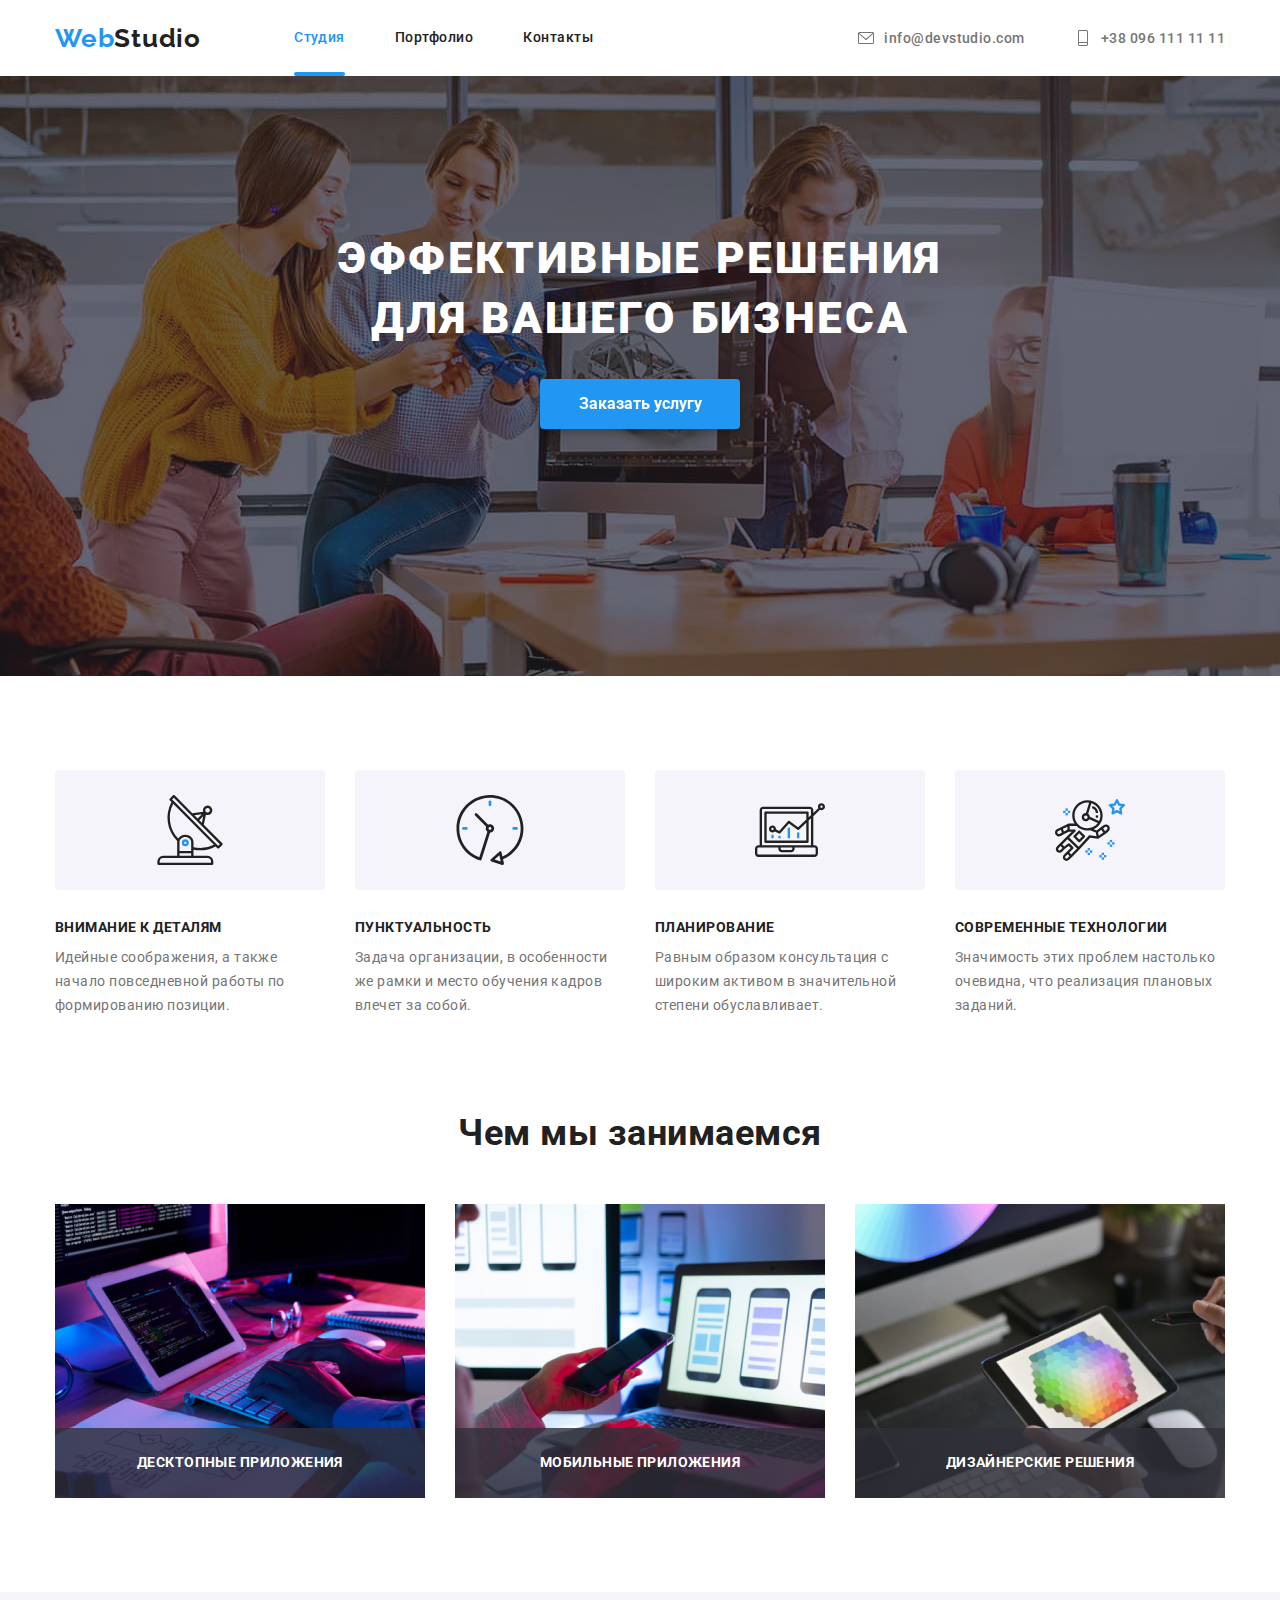
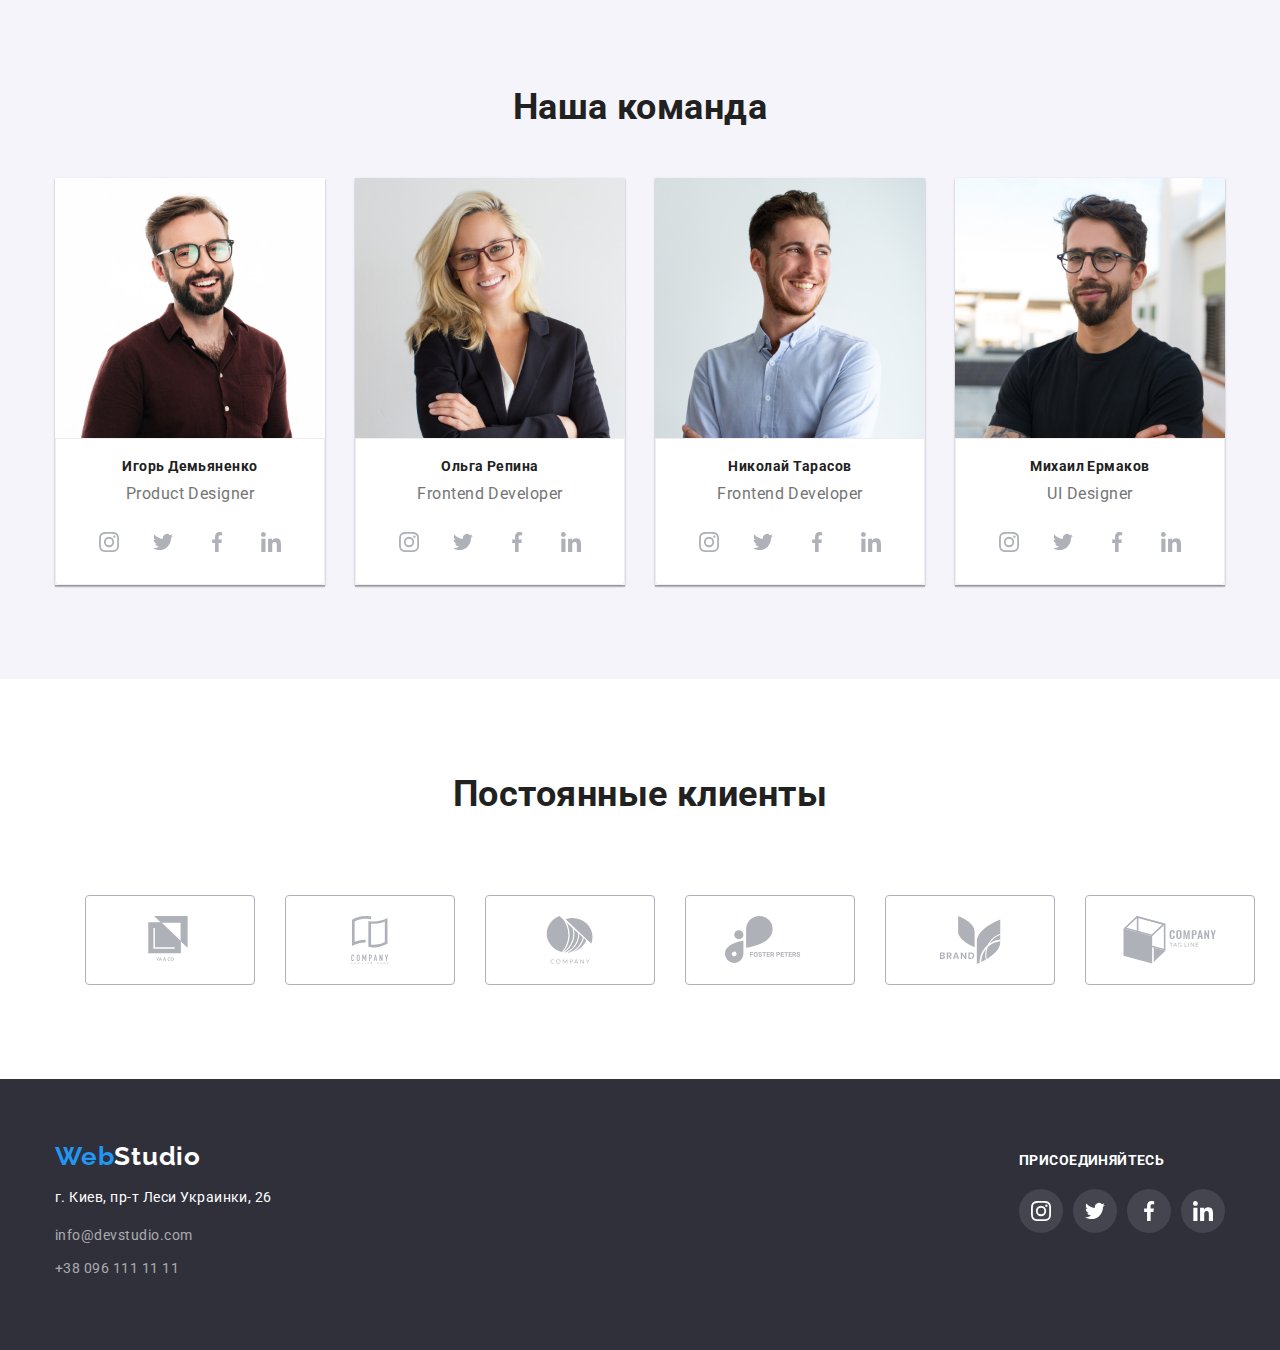
<file: index.html>
<!DOCTYPE html>
<html lang="ru">
  <head>
    <meta charset="UTF-8" />
    <meta name="viewport" content="width=device-width, initial-scale=1.0" />
    <title>Document</title>
    <link rel="preconnect" href="https://fonts.gstatic.com" />
    <link
      href="https://fonts.googleapis.com/css2?family=Raleway:wght@700&family=Roboto:wght@400;500;700;900&display=swap"
      rel="stylesheet"
    />
    <link
      rel="stylesheet"
      href="https://cdnjs.cloudflare.com/ajax/libs/modern-normalize/1.0.0/modern-normalize.min.css"
    />
    <link rel="stylesheet" href="./css/styles.css" />
  </head>
  <body>
    <!-- Header main page -->
    <header>
      <nav class="container main-nav">
        <a href="./index.html" class="logo"> <span>Web</span>Studio </a>

        <ul class="site-nav">
          <li class="item">
            <a href="./index.html" class="link current">Студия</a>
          </li>
          <li class="item">
            <a href="./portfolio.html" class="link">Портфолио</a>
          </li>
          <li class="item"><a href="" class="link">Контакты</a></li>
        </ul>

        <ul class="address-nav">
          <li class="item">
            <a href="mailto:info@devstudio.com" class="address">
              <svg class="icon-nav" width="16" height="12">
                <use href="./img/icons/symbol-defs.svg#icon-envelope"></use>
              </svg>
              info@devstudio.com
            </a>
          </li>
          <li class="item">
            <a href="tel:+380961111111" class="address">
              <svg class="icon-nav" width="10" height="16">
                <use href="./img/icons/symbol-defs.svg#icon-phone"></use>
              </svg>
              +38 096 111 11 11
            </a>
          </li>
        </ul>
      </nav>
    </header>
    <main>
      <!-- About us sections-->
      <section class="section title">
        <div class="container">
          <h1 class="hero-title">
            Эффективные решения
            <br />
            для вашего бизнеса
          </h1>
          <button type="button" class="button primary" data-modal-open>Заказать услугу</button>
        </div>
      </section>
      <section class="section container section-logo">
        <h2 class="visually-hidden">Наши качества</h2>
        <ul class="feacher-list">
          <li class="item icon-antena">
            <h3 class="section-title-secondary title-uppercase">Внимание к деталям</h3>
            <p class="section-text">Идейные соображения, а также начало повседневной работы по формированию позиции.</p>
          </li>
          <li class="item icon-clock">
            <h3 class="section-title-secondary title-uppercase">Пунктуальность</h3>
            <p class="section-text">
              Задача организации, в особенности же рамки и место обучения кадров влечет за собой.
            </p>
          </li>
          <li class="item icon-diagram">
            <h3 class="section-title-secondary title-uppercase">Планирование</h3>
            <p class="section-text">
              Равным образом консультация с широким активом в значительной степени обуславливает.
            </p>
          </li>
          <li class="item icon-astronaut">
            <h3 class="section-title-secondary title-uppercase">Современные технологии</h3>
            <p class="section-text">Значимость этих проблем настолько очевидна, что реализация плановых заданий.</p>
          </li>
        </ul>
      </section>
      <section class="section">
        <div class="container">
          <h2 class="section-title-primary">Чем мы занимаемся</h2>
          <ul class="primary-list">
            <li class="item primary-thumb">
              <img src="./img/what-we-do/box1.jpg" alt="Ноутбук" width="370" />
              <p class="label">Десктопные приложения</p>
            </li>
            <li class="item primary-thumb">
              <img src="./img/what-we-do/box2.jpg" alt="мобильный телефон" width="370" />
              <p class="label">Мобильные приложения</p>
            </li>
            <li class="item primary-thumb">
              <img src="./img/what-we-do/box3.jpg" alt="Планшет" width="370" />
              <p class="label">Дизайнерские решения</p>
            </li>
          </ul>
        </div>
      </section>
      <section class="section team-section">
        <div class="container">
          <h2 class="section-title-primary">Наша команда</h2>
          <ul class="team-list">
            <li class="item">
              <img src="./img/team/photo1.jpg" alt="фото члена команды" width="270" />
              <div class="card">
                <h3 class="section-title-secondary">Игорь Демьяненко</h3>
                <p class="section-team-text">Product Designer</p>
                <ul class="card-list">
                  <li class="item">
                    <a href="" class="item-card">
                      <svg class="item-icon">
                        <use href="./img/icons/symbol-defs.svg#icon-instagram"></use>
                      </svg>
                    </a>
                  </li>
                  <li class="item">
                    <a href="" class="item-card">
                      <svg class="item-icon">
                        <use href="./img/icons/symbol-defs.svg#icon-twitter"></use>
                      </svg>
                    </a>
                  </li>
                  <li class="item">
                    <a href="" class="item-card">
                      <svg class="item-icon">
                        <use href="./img/icons/symbol-defs.svg#icon-facebook"></use>
                      </svg>
                    </a>
                  </li>
                  <li class="item">
                    <a href="" class="item-card">
                      <svg class="item-icon">
                        <use href="./img/icons/symbol-defs.svg#icon-linkedin"></use>
                      </svg>
                    </a>
                  </li>
                </ul>
              </div>
            </li>
            <li class="item">
              <img src="./img/team/photo2.jpg" alt="фото члена команды" width="270" />
              <div class="card">
                <h3 class="section-title-secondary">Ольга Репина</h3>
                <p class="section-team-text">Frontend Developer</p>
                <ul class="card-list">
                  <li class="item">
                    <a href="" class="item-card">
                      <svg class="item-icon">
                        <use href="./img/icons/symbol-defs.svg#icon-instagram"></use>
                      </svg>
                    </a>
                  </li>
                  <li class="item">
                    <a href="" class="item-card">
                      <svg class="item-icon">
                        <use href="./img/icons/symbol-defs.svg#icon-twitter"></use>
                      </svg>
                    </a>
                  </li>
                  <li class="item">
                    <a href="" class="item-card">
                      <svg class="item-icon">
                        <use href="./img/icons/symbol-defs.svg#icon-facebook"></use>
                      </svg>
                    </a>
                  </li>
                  <li class="item">
                    <a href="" class="item-card">
                      <svg class="item-icon">
                        <use href="./img/icons/symbol-defs.svg#icon-linkedin"></use>
                      </svg>
                    </a>
                  </li>
                </ul>
              </div>
            </li>
            <li class="item">
              <img src="./img/team/photo3.jpg" alt="фото члена команды" width="270" />
              <div class="card">
                <h3 class="section-title-secondary">Николай Тарасов</h3>
                <p class="section-team-text">Frontend Developer</p>
                <ul class="card-list">
                  <li class="item">
                    <a href="" class="item-card">
                      <svg class="item-icon">
                        <use href="./img/icons/symbol-defs.svg#icon-instagram"></use>
                      </svg>
                    </a>
                  </li>
                  <li class="item">
                    <a href="" class="item-card">
                      <svg class="item-icon">
                        <use href="./img/icons/symbol-defs.svg#icon-twitter"></use>
                      </svg>
                    </a>
                  </li>
                  <li class="item">
                    <a href="" class="item-card">
                      <svg class="item-icon">
                        <use href="./img/icons/symbol-defs.svg#icon-facebook"></use>
                      </svg>
                    </a>
                  </li>
                  <li class="item">
                    <a href="" class="item-card">
                      <svg class="item-icon">
                        <use href="./img/icons/symbol-defs.svg#icon-linkedin"></use>
                      </svg>
                    </a>
                  </li>
                </ul>
              </div>
            </li>
            <li class="item">
              <img src="./img/team/photo4.jpg" alt="фото члена команды" width="270" />
              <div class="card">
                <h3 class="section-title-secondary">Михаил Ермаков</h3>
                <p class="section-team-text">UI Designer</p>
                <ul class="card-list">
                  <li class="item">
                    <a href="" class="item-card">
                      <svg class="item-icon">
                        <use href="./img/icons/symbol-defs.svg#icon-instagram"></use>
                      </svg>
                    </a>
                  </li>
                  <li class="item">
                    <a href="" class="item-card">
                      <svg class="item-icon">
                        <use href="./img/icons/symbol-defs.svg#icon-twitter"></use>
                      </svg>
                    </a>
                  </li>
                  <li class="item">
                    <a href="" class="item-card">
                      <svg class="item-icon">
                        <use href="./img/icons/symbol-defs.svg#icon-facebook"></use>
                      </svg>
                    </a>
                  </li>
                  <li class="item">
                    <a href="" class="item-card">
                      <svg class="item-icon">
                        <use href="./img/icons/symbol-defs.svg#icon-linkedin"></use>
                      </svg>
                    </a>
                  </li>
                </ul>
              </div>
            </li>
          </ul>
        </div>
      </section>
      <section class="section section-logo">
        <div class="container">
          <h2 class="section-title-primary">Постоянные клиенты</h2>
          <ul class="client-logo">
            <li class="item">
              <a href="" class="item-link">
                <svg class="logo-icons" width="44.27" height="49.23">
                  <use href="./img/icons/symbol-defs.svg#icon-logo-1"></use>
                </svg>
              </a>
            </li>
            <li class="item">
              <a href="" class="item-link">
                <svg class="logo-icons" width="40" height="52">
                  <use href="./img/icons/symbol-defs.svg#icon-logo-2"></use>
                </svg>
              </a>
            </li>
            <li class="item">
              <a href="" class="item-link">
                <svg class="logo-icons" width="41" height="42.6">
                  <use href="./img/icons/symbol-defs.svg#icon-logo-3"></use>
                </svg>
              </a>
            </li>
            <li class="item">
              <a href="" class="item-link">
                <svg class="logo-icons" width="79.66" height="42.02">
                  <use href="./img/icons/symbol-defs.svg#icon-logo-4"></use>
                </svg>
              </a>
            </li>
            <li class="item">
              <a href="" class="item-link">
                <svg class="logo-icons" width="59" height="47">
                  <use href="./img/icons/symbol-defs.svg#icon-logo-5"></use>
                </svg>
              </a>
            </li>
            <li class="item">
              <a href="" class="item-link">
                <svg class="logo-icons" width="88.48" height="45.44">
                  <use href="./img/icons/symbol-defs.svg#icon-logo-6"></use>
                </svg>
              </a>
            </li>
          </ul>
        </div>
      </section>
    </main>

    <!-- Footer -->
    <footer class="footer footer-container">
      <div class="container">
        <div class="footer-content">
          <address class="footer-address">
            <a href="https://goo.gl/maps/TNhpPpV4GZ15vKTPA" target="_blank" class="logo footer-logo">
              <span>Web</span>Studio
            </a>
            <p class="footer-address">г. Киев, пр-т Леси Украинки, 26</p>

            <a href="mailto:info@devstudio.com" class="footer-mail"> info@devstudio.com </a>
            <a href="tel:+380961111111" class="footer-tel">+38 096 111 11 11</a>
          </address>

          <div>
            <p class="link-header">присоединяйтесь</p>
            <ul class="card-list">
              <li class="item">
                <a href="" class="footer-card">
                  <svg class="footer-icon">
                    <use href="./img/icons/symbol-defs.svg#icon-instagram"></use>
                  </svg>
                </a>
              </li>
              <li class="item">
                <a href="" class="footer-card">
                  <svg class="footer-icon">
                    <use href="./img/icons/symbol-defs.svg#icon-twitter"></use>
                  </svg>
                </a>
              </li>
              <li class="item">
                <a href="" class="footer-card">
                  <svg class="footer-icon">
                    <use href="./img/icons/symbol-defs.svg#icon-facebook"></use>
                  </svg>
                </a>
              </li>
              <li class="item">
                <a href="" class="footer-card">
                  <svg class="footer-icon">
                    <use href="./img/icons/symbol-defs.svg#icon-linkedin"></use>
                  </svg>
                </a>
              </li>
            </ul>
          </div>
        </div>
      </div>
    </footer>
    <div class="backdrop is-hidden" data-modal>
      <div class="modal">
        <img src="./img/feacher-list/close.svg" alt="кнопка закрыть" class="modal-close-button" data-modal-close />
      </div>
    </div>
    <script src="./js/modal.js"></script>
  </body>
</html>
</file>
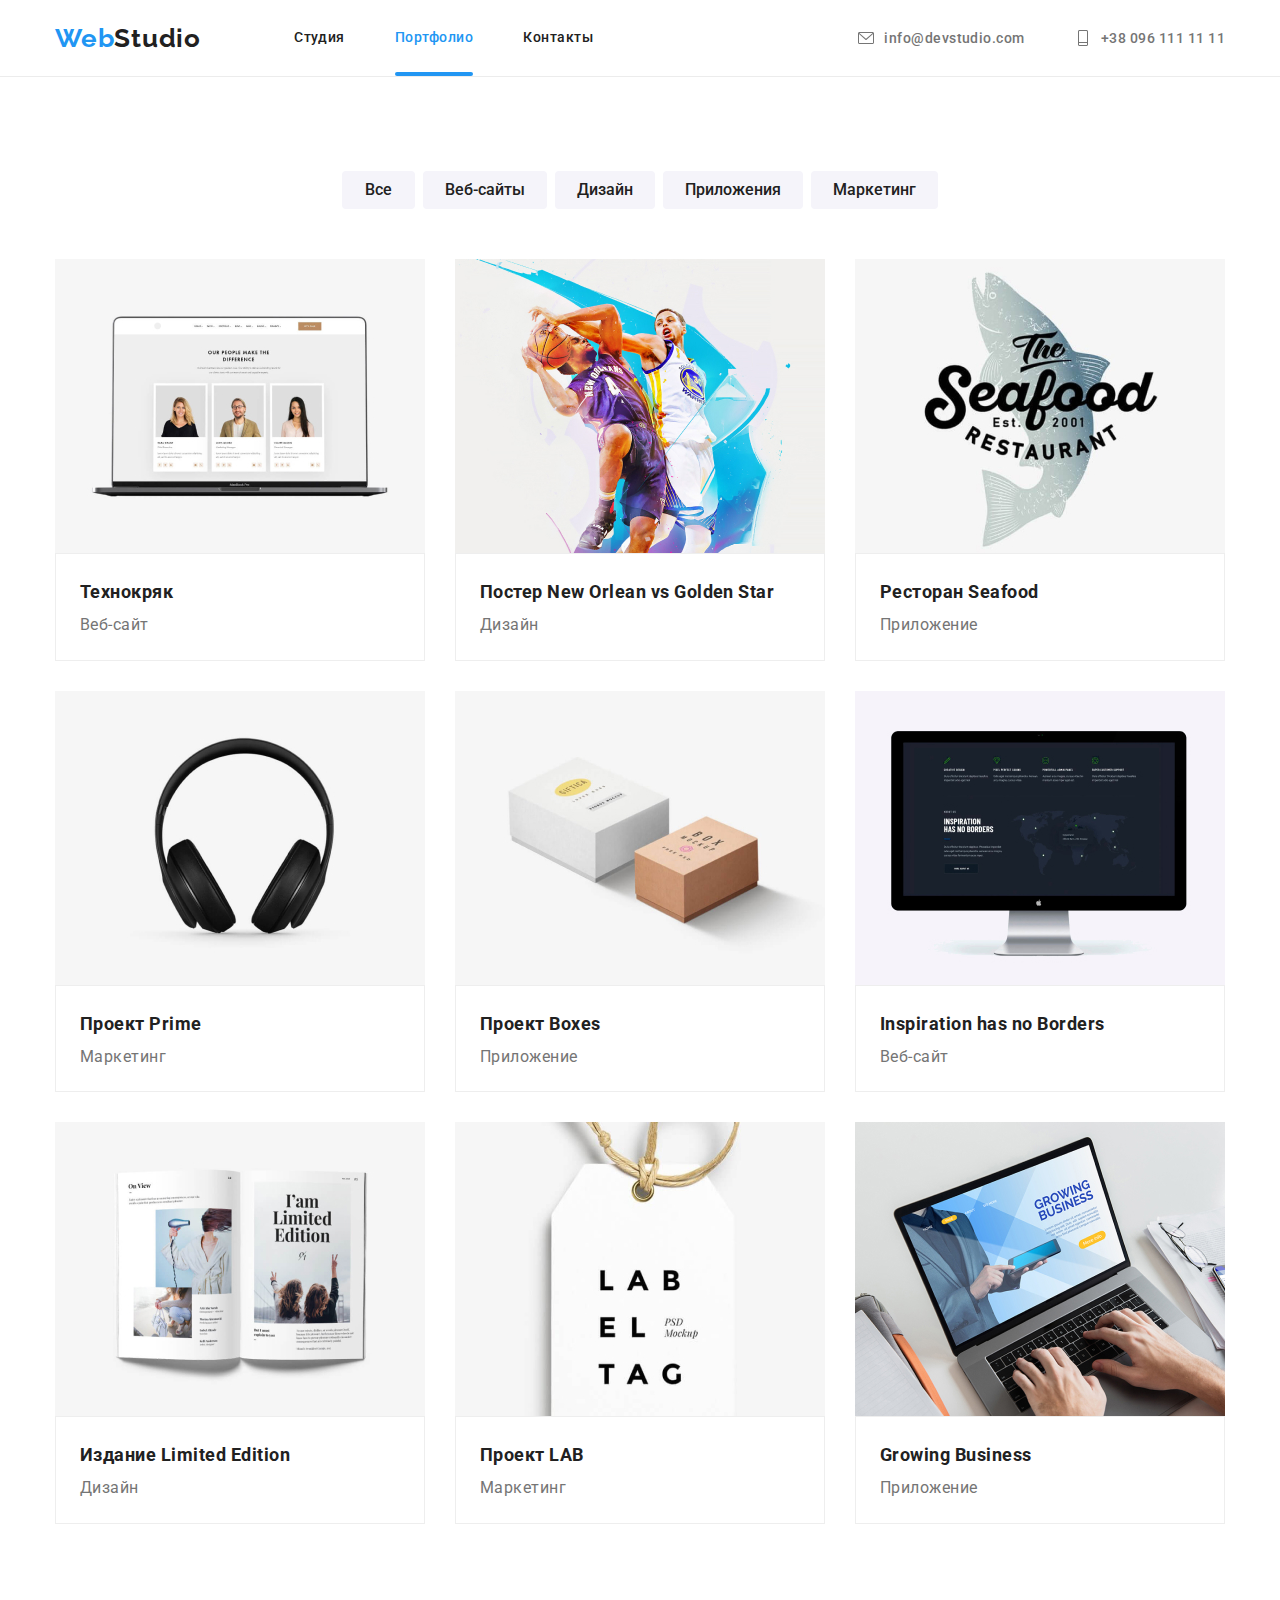
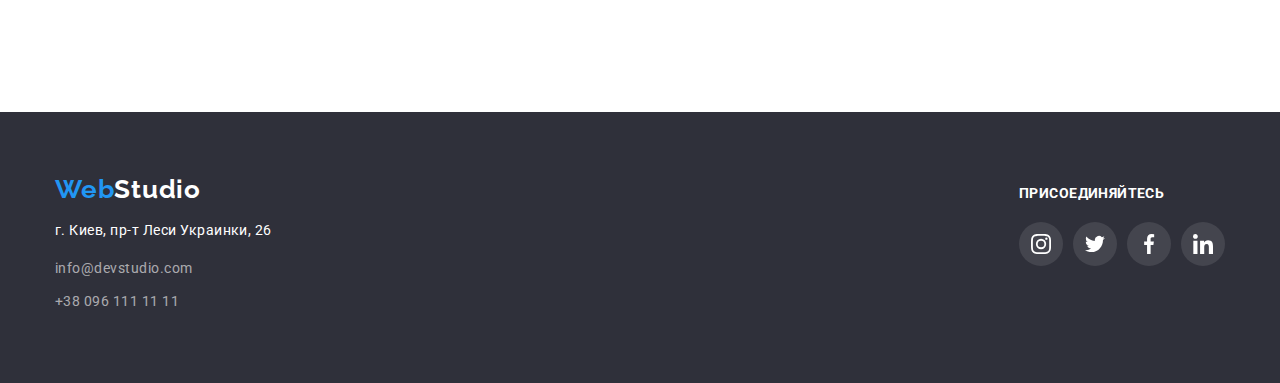
<file: portfolio.html>
<!DOCTYPE html>
<html lang="ru">
  <head>
    <meta charset="UTF-8" />
    <meta name="viewport" content="width=device-width, initial-scale=1.0" />
    <title>Document</title>
    <link rel="preconnect" href="https://fonts.gstatic.com" />
    <link
      href="https://fonts.googleapis.com/css2?family=Raleway:wght@700&family=Roboto:wght@400;500;700;900&display=swap"
      rel="stylesheet"
    />
    <link
      rel="stylesheet"
      href="https://cdnjs.cloudflare.com/ajax/libs/modern-normalize/1.0.0/modern-normalize.min.css"
    />
    <link rel="stylesheet" href="./css/styles.css" />
  </head>
  <body>
    <!-- Portfolio -->
    <!-- Portfolio header -->
    <header class="portfolio-border">
      <nav class="main-nav container">
        <a href="./index.html" class="logo"> <span>Web</span>Studio </a>

        <ul class="site-nav">
          <li class="item"><a href="./index.html" class="link">Студия</a></li>
          <li class="item">
            <a href="./portfolio.html" class="link current">Портфолио</a>
          </li>
          <li class="item"><a href="" class="link">Контакты</a></li>
        </ul>

        <ul class="address-nav">
          <li class="item">
            <a href="mailto:info@devstudio.com" class="address">
              <svg class="icon-nav" width="16" height="12">
                <use href="./img/icons/symbol-defs.svg#icon-envelope"></use>
              </svg>
              info@devstudio.com
            </a>
          </li>
          <li class="item">
            <a href="tel:+380961111111" class="address">
              <svg class="icon-nav" width="10" height="16">
                <use href="./img/icons/symbol-defs.svg#icon-phone"></use>
              </svg>
              +38 096 111 11 11
            </a>
          </li>
        </ul>
      </nav>
    </header>
    <main>
      <!--  Portfolio section -->
      <section class="section">
        <div class="container">
          <h2 class="visually-hidden">Примеры работ</h2>
          <ul class="portfolio-button">
            <li class="item">
              <button type="button" class="button secondary">Все</button>
            </li>
            <li class="item">
              <button type="button" class="button secondary">Веб-сайты</button>
            </li>
            <li class="item">
              <button type="button" class="button secondary">Дизайн</button>
            </li>
            <li class="item">
              <button type="button" class="button secondary">Приложения</button>
            </li>
            <li class="item">
              <button type="button" class="button secondary">Маркетинг</button>
            </li>
          </ul>
          <ul class="portfolio-list">
            <li class="item">
              <a href="" class="portfolio-list-actions">
                <div class="product-thumb">
                  <div class="overlay">
                    <p>
                      Технокряк это современная площадка распространения коронавируса. Компании используют эту платформу
                      для цифрового шпионажа и атак на защищённые сервера конкурентов.
                    </p>
                  </div>
                  <img src="./img/portfolio/img1.jpg" alt="Веб-сайт" width="370" />
                </div>
                <div class="card">
                  <h3 class="section-title-portfolio">Технокряк</h3>
                  <p class="section-portfolio-text">Веб-сайт</p>
                </div>
              </a>
            </li>
            <li class="item">
              <a href="" class="portfolio-list-actions">
                <div class="product-thumb">
                  <div class="overlay">
                    <p>
                      Технокряк это современная площадка распространения коронавируса. Компании используют эту платформу
                      для цифрового шпионажа и атак на защищённые сервера конкурентов.
                    </p>
                  </div>
                  <img src="./img/portfolio/img2.jpg" alt="Постер New Orlean vs Golden Star" width="370" />
                </div>
                <div class="card">
                  <h3 class="section-title-portfolio">Постер New Orlean vs Golden Star</h3>
                  <p class="section-portfolio-text">Дизайн</p>
                </div>
              </a>
            </li>
            <li class="item">
              <a href="" class="portfolio-list-actions">
                <div class="product-thumb">
                  <div class="overlay">
                    <p>
                      Технокряк это современная площадка распространения коронавируса. Компании используют эту платформу
                      для цифрового шпионажа и атак на защищённые сервера конкурентов.
                    </p>
                  </div>
                  <img src="./img/portfolio/img3.jpg" alt="Ресторан Seafood" width="370" />
                </div>
                <div class="card">
                  <h3 class="section-title-portfolio">Ресторан Seafood</h3>
                  <p class="section-portfolio-text">Приложение</p>
                </div>
              </a>
            </li>
            <li class="item">
              <a href="" class="portfolio-list-actions">
                <div class="product-thumb">
                  <div class="overlay">
                    <p>
                      Технокряк это современная площадка распространения коронавируса. Компании используют эту платформу
                      для цифрового шпионажа и атак на защищённые сервера конкурентов.
                    </p>
                  </div>
                  <img src="./img/portfolio/img4.jpg" alt="Наушники" width="370" />
                </div>
                <div class="card">
                  <h3 class="section-title-portfolio">Проект Prime</h3>
                  <p class="section-portfolio-text">Маркетинг</p>
                </div>
              </a>
            </li>
            <li class="item">
              <a href="" class="portfolio-list-actions">
                <div class="product-thumb">
                  <div class="overlay">
                    <p>
                      Технокряк это современная площадка распространения коронавируса. Компании используют эту платформу
                      для цифрового шпионажа и атак на защищённые сервера конкурентов.
                    </p>
                  </div>
                  <img src="./img/portfolio/img5.jpg" alt="Коробки" width="370" />
                </div>
                <div class="card">
                  <h3 class="section-title-portfolio">Проект Boxes</h3>
                  <p class="section-portfolio-text">Приложение</p>
                </div>
              </a>
            </li>
            <li class="item">
              <a href="" class="portfolio-list-actions">
                <div class="product-thumb">
                  <div class="overlay">
                    <p>
                      Технокряк это современная площадка распространения коронавируса. Компании используют эту платформу
                      для цифрового шпионажа и атак на защищённые сервера конкурентов.
                    </p>
                  </div>
                  <img src="./img/portfolio/img6.jpg" alt="Веб-сайт" width="370" />
                </div>
                <div class="card">
                  <h3 class="section-title-portfolio">Inspiration has no Borders</h3>
                  <p class="section-portfolio-text">Веб-сайт</p>
                </div>
              </a>
            </li>
            <li class="item">
              <a href="" class="portfolio-list-actions">
                <div class="product-thumb">
                  <div class="overlay">
                    <p>
                      Технокряк это современная площадка распространения коронавируса. Компании используют эту платформу
                      для цифрового шпионажа и атак на защищённые сервера конкурентов.
                    </p>
                  </div>
                  <img src="./img/portfolio/img7.jpg" alt="Книга" width="370" />
                </div>
                <div class="card">
                  <h3 class="section-title-portfolio">Издание Limited Edition</h3>
                  <p class="section-portfolio-text">Дизайн</p>
                </div>
              </a>
            </li>
            <li class="item">
              <a href="" class="portfolio-list-actions">
                <div class="product-thumb">
                  <div class="overlay">
                    <p>
                      Технокряк это современная площадка распространения коронавируса. Компании используют эту платформу
                      для цифрового шпионажа и атак на защищённые сервера конкурентов.
                    </p>
                  </div>
                  <img src="./img/portfolio/img8.jpg" alt="Лейбл" width="370" />
                </div>
                <div class="card">
                  <h3 class="section-title-portfolio">Проект LAB</h3>
                  <p class="section-portfolio-text">Маркетинг</p>
                </div>
              </a>
            </li>
            <li class="item">
              <a href="" class="portfolio-list-actions">
                <div class="product-thumb">
                  <div class="overlay">
                    <p>
                      Технокряк это современная площадка распространения коронавируса. Компании используют эту платформу
                      для цифрового шпионажа и атак на защищённые сервера конкурентов.
                    </p>
                  </div>
                  <img src="./img/portfolio/img9.jpg" alt="Приложение" width="370" />
                </div>
                <div class="card">
                  <h3 class="section-title-portfolio">Growing Business</h3>
                  <p class="section-portfolio-text">Приложение</p>
                </div>
              </a>
            </li>
          </ul>
        </div>
      </section>
    </main>

    <!-- Portfolio footer -->
    <footer class="footer">
      <div class="container">
        <div class="footer-content">
          <address class="footer-address">
            <a href="./index.html" class="logo footer-logo"> <span>Web</span>Studio </a>
            <p class="footer-address">г. Киев, пр-т Леси Украинки, 26</p>

            <a href="mailto:info@devstudio.com" class="footer-mail"> info@devstudio.com </a>
            <a href="tel:+380961111111" class="footer-tel">+38 096 111 11 11</a>
          </address>

          <div>
            <p class="link-header">присоединяйтесь</p>
            <ul class="card-list">
              <li class="item">
                <a href="" class="footer-card">
                  <svg class="footer-icon">
                    <use href="./img/icons/symbol-defs.svg#icon-instagram"></use>
                  </svg>
                </a>
              </li>
              <li class="item">
                <a href="" class="footer-card">
                  <svg class="footer-icon">
                    <use href="./img/icons/symbol-defs.svg#icon-twitter"></use>
                  </svg>
                </a>
              </li>
              <li class="item">
                <a href="" class="footer-card">
                  <svg class="footer-icon">
                    <use href="./img/icons/symbol-defs.svg#icon-facebook"></use>
                  </svg>
                </a>
              </li>
              <li class="item">
                <a href="" class="footer-card">
                  <svg class="footer-icon">
                    <use href="./img/icons/symbol-defs.svg#icon-linkedin"></use>
                  </svg>
                </a>
              </li>
            </ul>
          </div>
        </div>
      </div>
    </footer>
  </body>
</html>
</file>
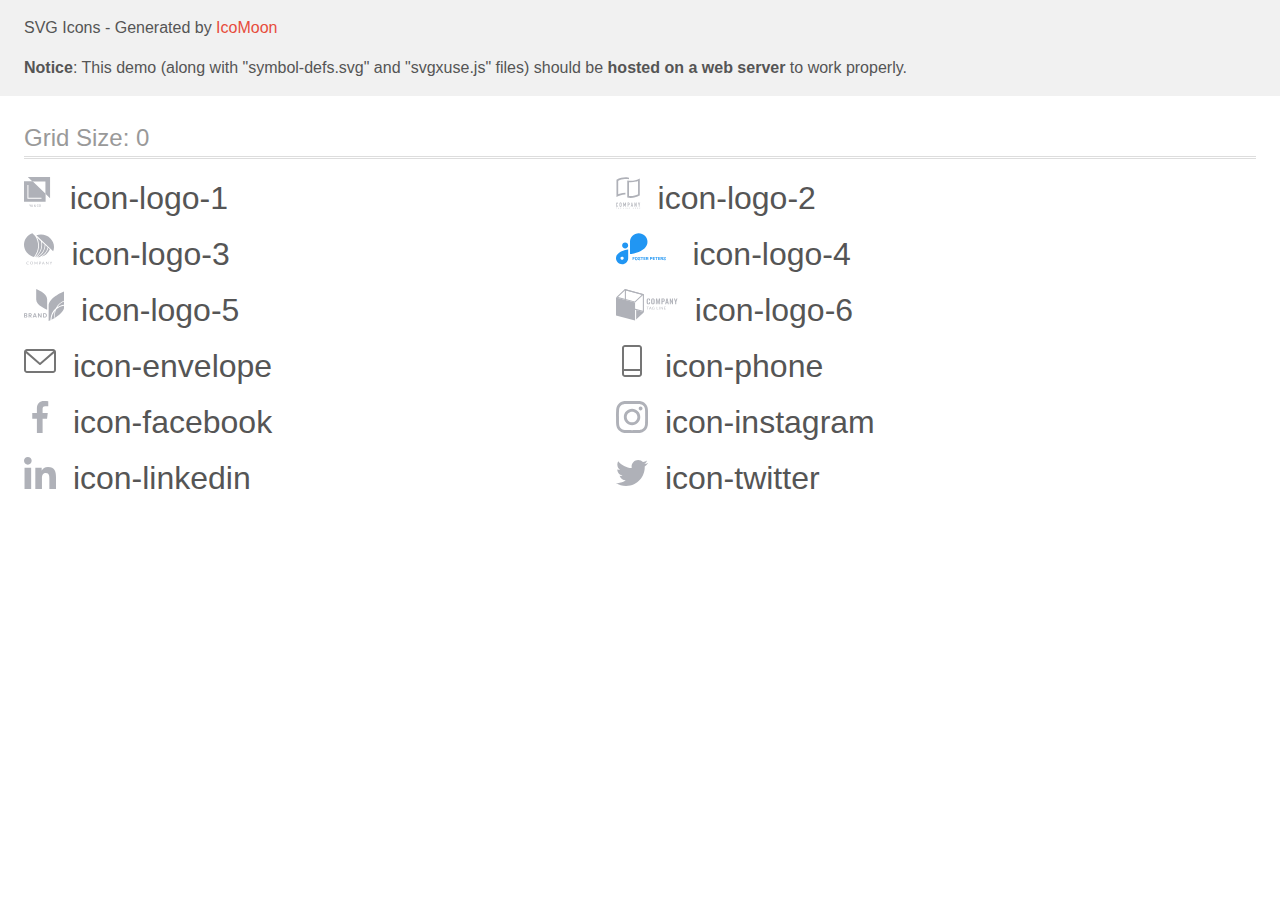
<file: img/icons/icomoon/demo-external-svg.html>
<!doctype html>
<html>
<head>
    <title>IcoMoon - SVG Icons</title>
    <meta charset="utf-8">
    <meta name="viewport" content="width=device-width, initial-scale=1">
    <link rel="stylesheet" href="demo-files/demo.css">
    <link rel="stylesheet" href="style.css">
</head>
<body>
<header class="bgc1 clearfix">
<div class="mhl">
    <p>SVG Icons - Generated by <a href="https://icomoon.io/app">IcoMoon</a></p><p><strong>Notice</strong>: This demo (along with "symbol-defs.svg" and "svgxuse.js" files) should be <b>hosted on a web server</b> to work properly.</p>
</div>
</header>
    <div class="clearfix mhl ptl">
        <h1 class="mvm mtn fgc1">Grid Size: 0</h1>
        <div class="glyph fs1">
            <div class="clearfix pbs">
                <svg class="icon icon-logo-1"><use xlink:href="symbol-defs.svg#icon-logo-1"></use></svg><span class="name"> icon-logo-1</span>
            </div>
        </div>
        <div class="glyph fs1">
            <div class="clearfix pbs">
                <svg class="icon icon-logo-2"><use xlink:href="symbol-defs.svg#icon-logo-2"></use></svg><span class="name"> icon-logo-2</span>
            </div>
        </div>
        <div class="glyph fs1">
            <div class="clearfix pbs">
                <svg class="icon icon-logo-3"><use xlink:href="symbol-defs.svg#icon-logo-3"></use></svg><span class="name"> icon-logo-3</span>
            </div>
        </div>
        <div class="glyph fs1">
            <div class="clearfix pbs">
                <svg class="icon icon-logo-4"><use xlink:href="symbol-defs.svg#icon-logo-4"></use></svg><span class="name"> icon-logo-4</span>
            </div>
        </div>
        <div class="glyph fs1">
            <div class="clearfix pbs">
                <svg class="icon icon-logo-5"><use xlink:href="symbol-defs.svg#icon-logo-5"></use></svg><span class="name"> icon-logo-5</span>
            </div>
        </div>
        <div class="glyph fs1">
            <div class="clearfix pbs">
                <svg class="icon icon-logo-6"><use xlink:href="symbol-defs.svg#icon-logo-6"></use></svg><span class="name"> icon-logo-6</span>
            </div>
        </div>
        <div class="glyph fs1">
            <div class="clearfix pbs">
                <svg class="icon icon-envelope"><use xlink:href="symbol-defs.svg#icon-envelope"></use></svg><span class="name"> icon-envelope</span>
            </div>
        </div>
        <div class="glyph fs1">
            <div class="clearfix pbs">
                <svg class="icon icon-phone"><use xlink:href="symbol-defs.svg#icon-phone"></use></svg><span class="name"> icon-phone</span>
            </div>
        </div>
        <div class="glyph fs1">
            <div class="clearfix pbs">
                <svg class="icon icon-facebook"><use xlink:href="symbol-defs.svg#icon-facebook"></use></svg><span class="name"> icon-facebook</span>
            </div>
        </div>
        <div class="glyph fs1">
            <div class="clearfix pbs">
                <svg class="icon icon-instagram"><use xlink:href="symbol-defs.svg#icon-instagram"></use></svg><span class="name"> icon-instagram</span>
            </div>
        </div>
        <div class="glyph fs1">
            <div class="clearfix pbs">
                <svg class="icon icon-linkedin"><use xlink:href="symbol-defs.svg#icon-linkedin"></use></svg><span class="name"> icon-linkedin</span>
            </div>
        </div>
        <div class="glyph fs1">
            <div class="clearfix pbs">
                <svg class="icon icon-twitter"><use xlink:href="symbol-defs.svg#icon-twitter"></use></svg><span class="name"> icon-twitter</span>
            </div>
        </div>
  </div>
<script defer src="svgxuse.js"></script>
</body>
</html>
</file>
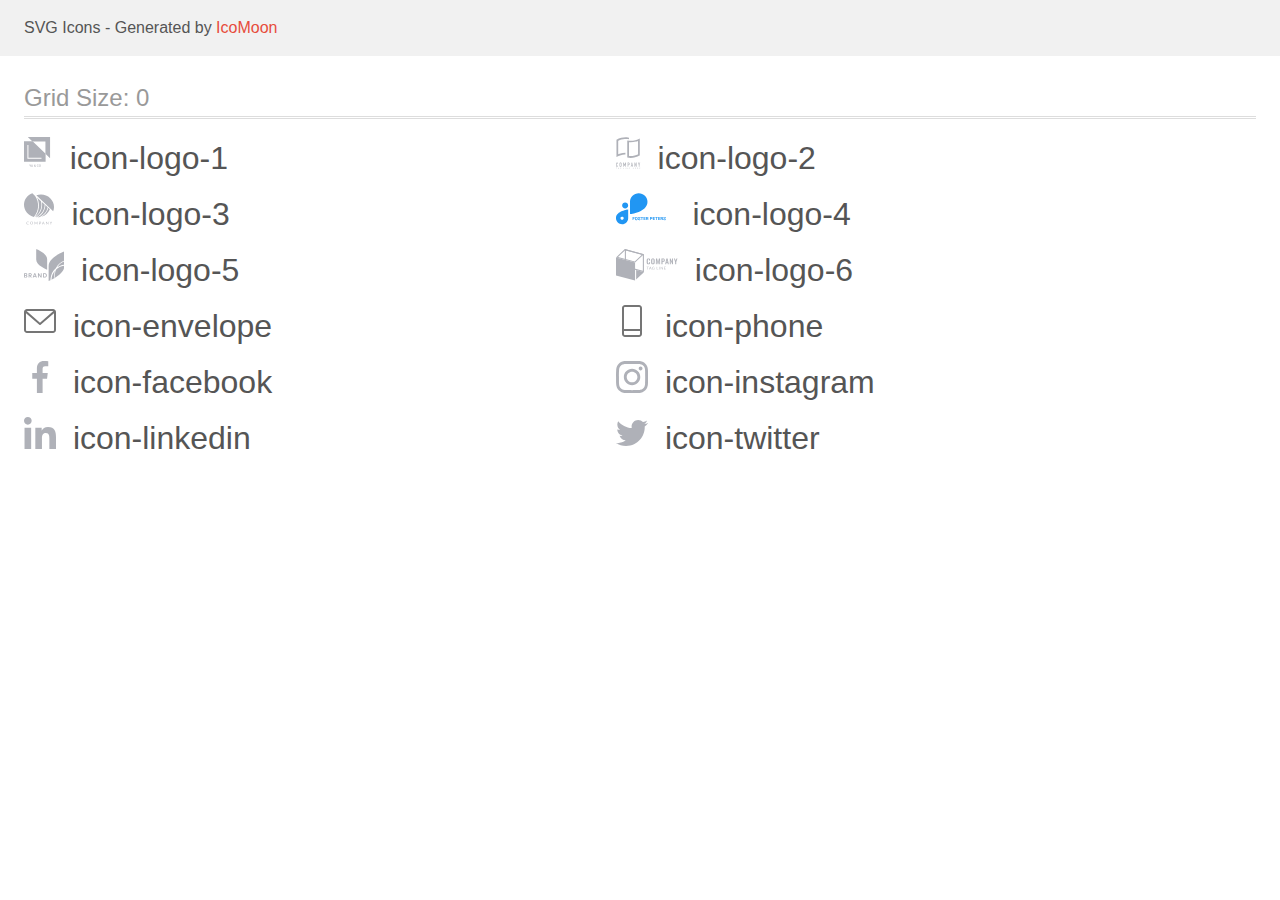
<file: img/icons/icomoon/demo.html>
<!doctype html>
<html>
<head>
    <title>IcoMoon - SVG Icons</title>
    <meta charset="utf-8">
    <meta name="viewport" content="width=device-width, initial-scale=1">
    <link rel="stylesheet" href="demo-files/demo.css">
    <link rel="stylesheet" href="style.css">
</head>
<body>
<svg aria-hidden="true" style="position: absolute; width: 0; height: 0; overflow: hidden;" version="1.1" xmlns="http://www.w3.org/2000/svg" xmlns:xlink="http://www.w3.org/1999/xlink">
<defs>
<symbol id="icon-logo-1" viewBox="0 0 29 32">
<path fill="#afb1b8" style="fill: var(--color1, #afb1b8)" d="M3.84 0l4.677 4.428h13.046v12.351l4.677 4.428v-21.206h-22.4z"></path>
<path fill="#afb1b8" style="fill: var(--color1, #afb1b8)" d="M0 4.241v20.6h21.76v-8.188l-13.105-12.407-8.655-0.005zM17.615 21.828h-14.172v-13.855h1.002v12.917h13.17v0.938zM6.266 28.662l0.524-1.078h0.438l-0.764 1.437v0.838h-0.397v-0.838l-0.764-1.437h0.439l0.524 1.078zM8.513 29.329h-0.881l-0.184 0.53h-0.411l0.859-2.275h0.355l0.861 2.275h-0.413l-0.186-0.53zM7.743 29.010h0.659l-0.33-0.944-0.33 0.944zM10.071 29.244c0-0.105 0.029-0.202 0.086-0.289 0.058-0.089 0.17-0.193 0.339-0.314-0.069-0.083-0.131-0.176-0.182-0.276l-0.004-0.008c-0.031-0.066-0.050-0.144-0.052-0.226v-0c0-0.179 0.054-0.319 0.163-0.422s0.254-0.156 0.437-0.156c0.166 0 0.301 0.049 0.406 0.147 0.106 0.097 0.16 0.218 0.16 0.361 0 0.001 0 0.002 0 0.003 0 0.096-0.027 0.186-0.074 0.262l0.001-0.002c-0.063 0.095-0.142 0.174-0.233 0.236l-0.003 0.002-0.155 0.113 0.44 0.518c0.063-0.125 0.095-0.264 0.095-0.417h0.33c0 0.28-0.065 0.509-0.196 0.689l0.334 0.396h-0.44l-0.128-0.152c-0.154 0.115-0.348 0.183-0.558 0.183-0.008 0-0.017-0-0.025-0l0.001 0c-0.225 0-0.405-0.060-0.54-0.179-0.124-0.11-0.202-0.27-0.202-0.447 0-0.007 0-0.014 0-0.021l-0 0.001zM10.824 29.587c0.128 0 0.248-0.043 0.359-0.128l-0.497-0.586-0.049 0.035c-0.125 0.095-0.188 0.203-0.188 0.325 0 0.105 0.034 0.191 0.102 0.256 0.066 0.061 0.156 0.099 0.254 0.099 0.006 0 0.013-0 0.019-0l-0.001 0zM10.614 28.121c0 0.088 0.054 0.197 0.161 0.33l0.173-0.118 0.049-0.039c0.059-0.052 0.097-0.128 0.097-0.212 0-0.003-0-0.006-0-0.009v0c0-0.001 0-0.001 0-0.002 0-0.059-0.026-0.112-0.067-0.149l-0-0c-0.042-0.040-0.099-0.064-0.162-0.064-0.003 0-0.006 0-0.009 0h0c-0.003-0-0.006-0-0.010-0-0.066 0-0.126 0.029-0.167 0.075l-0 0c-0.041 0.048-0.066 0.111-0.066 0.179 0 0.003 0 0.007 0 0.010v-0zM14.748 29.118c-0.023 0.243-0.113 0.432-0.269 0.568s-0.364 0.204-0.623 0.204c-0.181 0-0.341-0.043-0.48-0.128-0.139-0.089-0.248-0.214-0.317-0.362l-0.002-0.005c-0.074-0.16-0.117-0.347-0.117-0.544 0-0.003 0-0.005 0-0.008v0-0.212c0-0.214 0.038-0.403 0.114-0.567 0.077-0.164 0.186-0.29 0.326-0.378 0.143-0.089 0.307-0.133 0.494-0.133 0.251 0 0.453 0.068 0.606 0.205s0.243 0.329 0.268 0.578h-0.394c-0.019-0.163-0.067-0.281-0.144-0.353-0.076-0.073-0.188-0.109-0.336-0.109-0.172 0-0.304 0.063-0.397 0.189-0.092 0.125-0.138 0.309-0.141 0.552v0.202c0 0.246 0.044 0.433 0.132 0.563s0.218 0.194 0.387 0.194c0.155 0 0.272-0.035 0.35-0.105s0.128-0.186 0.148-0.348h0.394zM16.918 28.78c0 0.223-0.038 0.419-0.115 0.588-0.077 0.168-0.188 0.297-0.332 0.388-0.143 0.090-0.307 0.134-0.494 0.134-0.184 0-0.349-0.045-0.493-0.134-0.146-0.094-0.261-0.225-0.332-0.38l-0.002-0.006c-0.075-0.163-0.119-0.354-0.119-0.555 0-0.008 0-0.015 0-0.023v0.001-0.128c0-0.222 0.038-0.418 0.117-0.588s0.19-0.3 0.333-0.389c0.144-0.091 0.308-0.136 0.493-0.136s0.35 0.045 0.493 0.134c0.143 0.089 0.255 0.217 0.333 0.384s0.118 0.362 0.118 0.584v0.126zM16.522 28.662c0-0.252-0.048-0.445-0.143-0.58-0.085-0.123-0.225-0.202-0.384-0.202-0.007 0-0.015 0-0.022 0.001l0.001-0c-0.005-0-0.011-0-0.016-0-0.159 0-0.299 0.079-0.384 0.2l-0.001 0.002c-0.096 0.133-0.145 0.323-0.147 0.567v0.131c0 0.25 0.049 0.444 0.146 0.58s0.233 0.205 0.406 0.205c0.175 0 0.31-0.067 0.403-0.2 0.095-0.133 0.142-0.328 0.142-0.584v-0.118z"></path>
</symbol>
<symbol id="icon-logo-2" viewBox="0 0 25 32">
<path fill="#afb1b8" style="fill: var(--color1, #afb1b8)" d="M10.447 1.806h0.084c0.156 0 0.324 0.015 0.49 0.030 0.734 0.052 1.463 0.162 2.18 0.329v-1.762c-0.652-0.172-1.42-0.299-2.207-0.357l-0.042-0.002c-0.254-0.020-0.571-0.035-0.889-0.043l-0.021-0h-0.263c-1.523 0.006-3.040 0.201-4.514 0.582-1.68 0.418-3.293 1.075-4.79 1.948v17.475c1.312-0.729 2.832-1.339 4.431-1.75l0.135-0.029c1.123-0.3 2.433-0.51 3.78-0.586l0.052-0.002h0.052c0.217-0.011 0.433-0.017 0.655-0.018v-1.791c-1.78 0.024-3.493 0.264-5.129 0.695l0.147-0.033c-0.603 0.157-1.185 0.326-1.731 0.513l-0.623 0.212v-13.626l0.266-0.128c1.89-0.918 4.096-1.513 6.425-1.649l0.047-0.002c0.008-0.001 0.018-0.001 0.028-0.001s0.019 0 0.029 0.001l-0.001-0c0.248-0.012 0.497-0.018 0.742-0.018h0.28c0.129 0.003 0.258 0.006 0.388 0.014z"></path>
<path fill="#afb1b8" style="fill: var(--color1, #afb1b8)" d="M14.837 3.651c-0.005 0-0.010 0-0.016 0-0.915 0-1.811-0.077-2.684-0.225l0.094 0.013c-0.277-0.047-0.55-0.103-0.814-0.164v17.275c1.12 0.277 2.271 0.412 3.425 0.404 1.607-0.007 3.162-0.218 4.644-0.61l-0.128 0.029c1.817-0.461 3.412-1.129 4.877-1.995l-0.085 0.047v-17.163c-1.311 0.728-2.83 1.338-4.429 1.751l-0.136 0.030c-1.551 0.399-3.146 0.603-4.746 0.609zM21.745 3.95l0.623-0.209v13.63l-0.266 0.129c-0.903 0.442-1.962 0.834-3.065 1.118l-0.119 0.026c-1.331 0.345-2.699 0.521-4.074 0.527-0.411 0-0.818-0.017-1.214-0.052l-0.426-0.038v-14.017l0.497 0.033c0.361 0.023 0.735 0.034 1.141 0.034 1.841-0.007 3.622-0.248 5.32-0.696l-0.147 0.033c0.581-0.154 1.158-0.326 1.731-0.518zM1.684 25.977c-0.167-0.173-0.401-0.281-0.661-0.281-0.011 0-0.023 0-0.034 0.001l0.002-0c-0.004-0-0.009-0-0.014-0-0.139 0-0.272 0.028-0.393 0.078l0.007-0.003c-0.237 0.095-0.42 0.28-0.51 0.512l-0.002 0.006c-0.049 0.123-0.073 0.254-0.071 0.386v2.335c-0.006 0.164 0.026 0.328 0.092 0.479 0.055 0.12 0.135 0.226 0.234 0.313 0.093 0.078 0.202 0.135 0.32 0.166 0.114 0.031 0.231 0.048 0.349 0.048 0.13 0.001 0.258-0.026 0.377-0.081 0.351-0.156 0.591-0.5 0.591-0.901v-0.261h-0.611v0.208c0 0.004 0 0.009 0 0.014 0 0.070-0.013 0.136-0.037 0.198l0.001-0.004c-0.021 0.052-0.051 0.095-0.089 0.132l-0 0c-0.070 0.054-0.159 0.088-0.255 0.089h-0c-0.011 0.001-0.023 0.002-0.036 0.002-0.103 0-0.194-0.050-0.25-0.127l-0.001-0.001c-0.051-0.082-0.082-0.182-0.082-0.289 0-0.008 0-0.016 0.001-0.024l-0 0.001v-2.177c-0.004-0.121 0.022-0.24 0.075-0.349 0.056-0.087 0.153-0.143 0.262-0.143 0.013 0 0.025 0.001 0.038 0.002l-0.001-0c0.003-0 0.007-0 0.012-0 0.107 0 0.201 0.052 0.26 0.131l0.001 0.001c0.063 0.082 0.101 0.187 0.101 0.3 0 0.005-0 0.009-0 0.014v-0.001 0.202h0.604v-0.238c0-0.003 0-0.007 0-0.011 0-0.143-0.027-0.28-0.077-0.405l0.003 0.007c-0.048-0.128-0.117-0.237-0.205-0.329l0 0zM5.31 25.951c-0.186-0.158-0.429-0.255-0.694-0.257h-0c-0.124 0-0.248 0.023-0.364 0.066-0.252 0.090-0.451 0.276-0.557 0.511l-0.002 0.006c-0.062 0.142-0.092 0.297-0.089 0.452v2.239c-0.004 0.158 0.026 0.314 0.089 0.458 0.055 0.121 0.136 0.228 0.237 0.313 0.094 0.086 0.203 0.154 0.322 0.197 0.117 0.043 0.24 0.065 0.364 0.066 0.267-0.001 0.51-0.1 0.695-0.264l-0.001 0.001c0.097-0.087 0.176-0.194 0.23-0.313 0.063-0.144 0.093-0.301 0.089-0.458v-2.239c0-0.006 0-0.014 0-0.021 0-0.156-0.033-0.304-0.092-0.438l0.003 0.007c-0.057-0.128-0.135-0.237-0.23-0.327l-0-0zM5.025 28.969c0.001 0.010 0.002 0.023 0.002 0.035 0 0.114-0.047 0.216-0.123 0.289l-0 0c-0.077 0.065-0.178 0.105-0.287 0.105s-0.21-0.040-0.288-0.105l0.001 0.001c-0.076-0.073-0.123-0.175-0.123-0.289 0-0.012 0.001-0.025 0.002-0.037l-0 0.002v-2.239c-0.001-0.010-0.001-0.022-0.001-0.034 0-0.113 0.047-0.216 0.123-0.289l0-0c0.077-0.065 0.178-0.105 0.287-0.105s0.21 0.040 0.288 0.105l-0.001-0.001c0.076 0.073 0.123 0.175 0.123 0.289 0 0.012-0.001 0.025-0.002 0.037l0-0.002v2.24zM10.072 29.969v-4.24h-0.586l-0.771 2.244h-0.010l-0.777-2.244h-0.58v4.239h0.606v-2.578h0.011l0.593 1.823h0.302l0.598-1.823h0.010v2.578h0.606zM13.513 26.027c-0.093-0.105-0.211-0.185-0.342-0.232-0.124-0.042-0.267-0.066-0.416-0.066-0.008 0-0.016 0-0.024 0l0.001-0h-0.9v4.24h0.604v-1.656h0.311c0.189 0.009 0.376-0.031 0.545-0.116 0.139-0.078 0.251-0.188 0.329-0.32l0.002-0.004c0.070-0.113 0.117-0.238 0.138-0.369 0.021-0.133 0.033-0.287 0.033-0.444 0-0.013-0-0.027-0-0.040l0 0.002c0.006-0.203-0.014-0.407-0.059-0.606-0.043-0.153-0.12-0.284-0.223-0.39l0 0zM13.201 27.319c-0.003 0.081-0.023 0.157-0.057 0.224l0.001-0.003c-0.035 0.065-0.089 0.116-0.154 0.147l-0.002 0.001c-0.075 0.034-0.162 0.054-0.254 0.054-0.011 0-0.022-0-0.033-0.001l0.002 0h-0.276v-1.441h0.311c0.009-0 0.019-0.001 0.029-0.001 0.088 0 0.172 0.020 0.247 0.055l-0.004-0.002c0.062 0.036 0.111 0.090 0.141 0.154l0.001 0.002c0.033 0.074 0.051 0.155 0.053 0.236v0.282c0 0.098 0.006 0.201 0 0.291h-0.006zM16.374 25.729h-0.495l-0.934 4.24h0.604l0.177-0.911h0.823l0.178 0.911h0.604l-0.957-4.24zM15.817 28.481l0.297-1.537h0.011l0.295 1.537h-0.604zM20.277 28.283h-0.011l-0.913-2.554h-0.58v4.24h0.604v-2.55h0.012l0.923 2.549h0.568v-4.239h-0.604v2.554zM23.968 25.729l-0.486 1.686h-0.012l-0.486-1.686h-0.639l0.83 2.448v1.791h0.604v-1.791l0.83-2.447h-0.64zM0 31.166h0.291v0.817h0.198v-0.817h0.289v-0.167h-0.778v0.168zM2.447 30.998l-0.382 0.985h0.21l0.081-0.224h0.392l0.084 0.224h0.215l-0.391-0.985h-0.21zM2.417 31.593l0.134-0.365 0.134 0.365h-0.268zM4.866 31.62h0.228v0.127c-0.063 0.051-0.145 0.082-0.234 0.083h-0c-0.004 0-0.009 0-0.014 0-0.079 0-0.149-0.037-0.195-0.094l-0-0c-0.046-0.065-0.073-0.147-0.073-0.234 0-0.008 0-0.016 0.001-0.023l-0 0.001c0-0.219 0.095-0.329 0.283-0.329 0.006-0.001 0.014-0.001 0.021-0.001 0.097 0 0.178 0.067 0.201 0.157l0 0.001 0.194-0.038c-0.042-0.192-0.18-0.289-0.417-0.289-0.004-0-0.008-0-0.013-0-0.127 0-0.244 0.048-0.331 0.127l0-0c-0.088 0.087-0.143 0.208-0.143 0.342 0 0.013 0 0.026 0.002 0.038l-0-0.002c-0 0.007-0 0.015-0 0.023 0 0.132 0.048 0.254 0.127 0.347l-0.001-0.001c0.087 0.090 0.209 0.146 0.343 0.146 0.011 0 0.021-0 0.032-0.001l-0.001 0c0.005 0 0.010 0 0.016 0 0.155 0 0.296-0.060 0.402-0.157l-0 0v-0.388h-0.426v0.166zM7.337 30.998h-0.199v0.985h0.689v-0.167h-0.49v-0.817zM9.426 30.998h-0.199v0.985h0.199v-0.985zM11.469 31.655l-0.404-0.657h-0.193v0.985h0.185v-0.643l0.396 0.643h0.198v-0.985h-0.182v0.658zM13.315 31.549h0.49v-0.167h-0.49v-0.215h0.527v-0.168h-0.727v0.985h0.747v-0.167h-0.548v-0.266zM17.792 31.386h-0.388v-0.388h-0.198v0.984h0.198v-0.431h0.388v0.431h0.198v-0.985h-0.198v0.388zM19.649 31.549h0.492v-0.167h-0.492v-0.215h0.529v-0.168h-0.726v0.985h0.746v-0.167h-0.548v-0.266zM22.168 31.55c0.172-0.027 0.258-0.118 0.258-0.274 0.001-0.008 0.002-0.018 0.002-0.028 0-0.079-0.038-0.148-0.098-0.191l-0.001-0c-0.073-0.037-0.159-0.059-0.25-0.059-0.014 0-0.027 0-0.040 0.001l0.002-0h-0.417v0.984h0.198v-0.412h0.039c0.005-0 0.010-0 0.016-0 0.039 0 0.076 0.008 0.109 0.023l-0.002-0.001c0.029 0.018 0.053 0.042 0.070 0.072l0.215 0.313h0.236l-0.12-0.192c-0.054-0.096-0.128-0.175-0.215-0.235l-0.002-0.002zM21.969 31.413h-0.146v-0.247h0.156c0.012-0.001 0.027-0.002 0.042-0.002 0.057 0 0.111 0.009 0.163 0.026l-0.004-0.001c0.026 0.024 0.043 0.058 0.043 0.096 0 0.042-0.020 0.080-0.052 0.104l-0 0c-0.049 0.016-0.106 0.025-0.164 0.025-0.013 0-0.026-0-0.039-0.001l0.002 0zM24.068 31.549h0.49v-0.167h-0.49v-0.215h0.529v-0.168h-0.728v0.985h0.747v-0.167h-0.548v-0.266z"></path>
</symbol>
<symbol id="icon-logo-3" viewBox="0 0 31 32">
<path fill="#afb1b8" style="fill: var(--color1, #afb1b8)" d="M4.722 31.103c0.023 0.001 0.044 0.010 0.060 0.025v0l0.153 0.161c-0.119 0.13-0.266 0.234-0.431 0.304-0.194 0.077-0.401 0.115-0.61 0.109-0.009 0-0.020 0-0.031 0-0.196 0-0.382-0.038-0.554-0.106l0.010 0.004c-0.332-0.134-0.588-0.397-0.709-0.725l-0.003-0.009c-0.061-0.164-0.097-0.353-0.097-0.55 0-0.007 0-0.015 0-0.022v0.001c-0-0.007-0-0.015-0-0.023 0-0.198 0.038-0.387 0.108-0.56l-0.004 0.010c0.067-0.165 0.168-0.316 0.298-0.444 0.13-0.127 0.286-0.225 0.459-0.29 0.188-0.070 0.389-0.104 0.591-0.102 0.188-0.004 0.375 0.027 0.55 0.093 0.151 0.063 0.29 0.149 0.412 0.257l-0.129 0.171c-0.009 0.012-0.020 0.023-0.032 0.031l-0 0c-0.013 0.009-0.028 0.014-0.045 0.014-0.002 0-0.004-0-0.006-0l0 0c-0.021-0.001-0.040-0.008-0.056-0.019l0 0-0.068-0.045-0.096-0.059c-0.087-0.046-0.189-0.082-0.296-0.101l-0.006-0.001c-0.063-0.011-0.135-0.018-0.209-0.018-0.007 0-0.013 0-0.020 0h0.001c-0.005-0-0.010-0-0.016-0-0.147 0-0.288 0.028-0.417 0.079l0.008-0.003c-0.13 0.051-0.241 0.124-0.333 0.216l0-0c-0.095 0.099-0.169 0.216-0.216 0.342-0.054 0.145-0.081 0.298-0.079 0.452-0.002 0.156 0.025 0.313 0.079 0.46 0.046 0.126 0.119 0.242 0.212 0.341 0.088 0.093 0.196 0.165 0.318 0.212 0.125 0.049 0.259 0.074 0.394 0.073 0.078 0.001 0.156-0.004 0.234-0.015 0.127-0.015 0.247-0.057 0.354-0.122 0.054-0.034 0.104-0.071 0.151-0.113 0.019-0.017 0.044-0.029 0.072-0.030h0zM9.144 30.296c0.002 0.194-0.033 0.387-0.103 0.568-0.067 0.172-0.165 0.319-0.288 0.44l-0 0c-0.126 0.123-0.276 0.221-0.444 0.286l-0.009 0.003c-0.173 0.065-0.373 0.102-0.582 0.102s-0.409-0.037-0.594-0.106l0.012 0.004c-0.175-0.069-0.325-0.167-0.45-0.29l0 0c-0.123-0.123-0.222-0.271-0.288-0.436l-0.003-0.009c-0.065-0.169-0.103-0.364-0.103-0.568s0.038-0.399 0.107-0.579l-0.004 0.011c0.065-0.166 0.164-0.318 0.29-0.447 0.126-0.119 0.276-0.214 0.441-0.276l0.009-0.003c0.173-0.066 0.373-0.104 0.582-0.104s0.409 0.038 0.594 0.108l-0.012-0.004c0.17 0.066 0.324 0.164 0.452 0.29 0.127 0.127 0.224 0.275 0.289 0.439 0.071 0.182 0.106 0.376 0.104 0.571zM8.742 30.296c0-0.007 0-0.016 0-0.024 0-0.155-0.027-0.303-0.076-0.441l0.003 0.009c-0.087-0.256-0.278-0.457-0.522-0.554l-0.006-0.002c-0.126-0.047-0.271-0.075-0.423-0.075s-0.297 0.027-0.432 0.078l0.009-0.003c-0.251 0.099-0.443 0.299-0.528 0.55l-0.002 0.006c-0.097 0.298-0.097 0.615 0 0.912 0.087 0.256 0.279 0.457 0.524 0.552l0.006 0.002c0.273 0.097 0.573 0.097 0.846 0 0.124-0.048 0.234-0.121 0.324-0.214 0.092-0.1 0.162-0.216 0.205-0.341 0.052-0.147 0.076-0.301 0.073-0.456zM12.16 30.774l0.041 0.102c0.015-0.036 0.028-0.069 0.044-0.102 0.017-0.040 0.034-0.073 0.052-0.105l-0.002 0.005 0.978-1.694c0.019-0.030 0.037-0.048 0.056-0.053 0.020-0.006 0.043-0.009 0.066-0.009 0.005 0 0.010 0 0.015 0l-0.001-0h0.289v2.755h-0.342v-2.11c-0.001-0.014-0.001-0.031-0.001-0.048s0.001-0.033 0.001-0.050l-0 0.002-0.984 1.718c-0.013 0.026-0.033 0.048-0.057 0.062l-0.001 0c-0.023 0.014-0.052 0.022-0.082 0.022-0.001 0-0.002 0-0.002-0h-0.055c-0.030 0.001-0.060-0.007-0.084-0.022s-0.044-0.036-0.057-0.062l-0-0.001-1.013-1.73v2.212h-0.331v-2.75h0.289c0.004-0 0.009-0 0.014-0 0.024 0 0.046 0.003 0.068 0.010l-0.002-0c0.024 0.011 0.042 0.029 0.053 0.052l0 0.001 0.999 1.696c0.018 0.028 0.035 0.060 0.048 0.094l0.001 0.004zM15.841 30.638v1.031h-0.383v-2.75h0.854c0.010-0 0.021-0 0.033-0 0.158 0 0.311 0.022 0.455 0.063l-0.012-0.003c0.124 0.034 0.239 0.092 0.337 0.171 0.085 0.074 0.15 0.167 0.191 0.27 0.045 0.112 0.067 0.232 0.066 0.352 0.002 0.121-0.022 0.24-0.071 0.352-0.049 0.109-0.119 0.201-0.205 0.274l-0.001 0.001c-0.095 0.080-0.209 0.143-0.333 0.181l-0.007 0.002c-0.149 0.045-0.305 0.067-0.461 0.064l-0.463-0.007zM15.841 30.342h0.464c0.1 0.002 0.201-0.013 0.296-0.042 0.083-0.027 0.154-0.068 0.215-0.12l-0.001 0.001c0.056-0.049 0.1-0.11 0.129-0.178l0.001-0.003c0.029-0.066 0.046-0.144 0.046-0.225 0-0.003-0-0.005-0-0.008v0c0-0.008 0.001-0.018 0.001-0.028 0-0.071-0.015-0.138-0.041-0.199l0.001 0.003c-0.032-0.074-0.077-0.137-0.133-0.188l-0-0c-0.126-0.094-0.285-0.15-0.457-0.15-0.020 0-0.040 0.001-0.060 0.002l0.003-0h-0.464v1.134zM20.987 31.673h-0.302c-0.002 0-0.004 0-0.006 0-0.030 0-0.057-0.010-0.079-0.026l0 0c-0.021-0.017-0.038-0.038-0.049-0.063l-0-0.001-0.26-0.665h-1.307l-0.27 0.665c-0.011 0.025-0.027 0.046-0.047 0.061l-0 0c-0.022 0.017-0.051 0.028-0.082 0.028-0.002 0-0.003-0-0.005-0h-0.302l1.148-2.756h0.398l1.164 2.756zM19.092 30.65h1.079l-0.455-1.122c-0.030-0.071-0.060-0.157-0.083-0.245l-0.003-0.013-0.044 0.144c-0.015 0.049-0.029 0.088-0.045 0.126l0.003-0.009-0.452 1.119zM22.64 28.93c0.023 0.013 0.043 0.030 0.058 0.050l1.674 2.076v-2.139h0.342v2.756h-0.191c-0.001 0-0.003 0-0.005 0-0.027 0-0.052-0.006-0.074-0.017l0.001 0c-0.024-0.014-0.044-0.031-0.061-0.051l-0-0-1.674-2.075c0.002 0.031 0.002 0.063 0 0.095v2.049h-0.342v-2.756h0.203c0.024 0 0.047 0.004 0.068 0.013zM27.537 30.577v1.094h-0.383v-1.094l-1.058-1.66h0.342c0.002-0 0.005-0 0.008-0 0.028 0 0.054 0.009 0.075 0.024l-0-0c0.021 0.018 0.038 0.038 0.052 0.061l0.001 0.001 0.662 1.070c0.026 0.045 0.049 0.088 0.068 0.128s0.034 0.078 0.048 0.116l0.050-0.118c0.021-0.049 0.043-0.090 0.068-0.13l-0.002 0.004 0.653-1.078c0.014-0.022 0.031-0.042 0.050-0.059l0-0c0.020-0.017 0.047-0.027 0.076-0.027 0.002 0 0.004 0 0.006 0h0.346l-1.060 1.667zM11.971 24.293c0.167 0.020 0.335 0.037 0.506 0.051 2.582-1.101 4.767-2.902 6.281-5.18s2.29-4.93 2.231-7.625l-2.846-2.712c0.189 0.894 0.297 1.921 0.297 2.974 0 2.015-0.396 3.937-1.115 5.694l0.036-0.1c-1.090 2.731-2.957 5.12-5.39 6.899z"></path>
<path fill="#afb1b8" style="fill: var(--color1, #afb1b8)" d="M10.954 24.167l0.077 0.015c2.6-1.773 4.583-4.247 5.692-7.104 0.627-1.564 0.991-3.378 0.991-5.276 0-1.296-0.17-2.553-0.488-3.748l0.023 0.101-4.054-3.862c1.269 2.397 2.015 5.239 2.015 8.255 0 0.701-0.040 1.393-0.119 2.074l0.008-0.083c-0.397 3.519-1.834 6.857-4.144 9.628zM24.704 14.724c-0.688 2.962-2.361 5.632-4.77 7.616-0.665 0.553-1.406 1.066-2.191 1.51l-0.075 0.039c2.039-0.578 3.804-1.556 5.285-2.851l-0.016 0.013c1.465-1.281 2.625-2.875 3.381-4.679l0.031-0.084-1.645-1.565z"></path>
<path fill="#afb1b8" style="fill: var(--color1, #afb1b8)" d="M24.060 14.288l-2.341-2.23c-0.053 2.681-0.865 5.162-2.23 7.249l0.032-0.053c-1.394 2.169-3.373 3.943-5.729 5.137h0.012c0.525 0 1.049-0.030 1.572-0.089 2.251-0.884 4.15-2.237 5.649-3.95l0.014-0.017c1.454-1.66 2.512-3.704 3.005-5.958l0.016-0.089zM11.294 2.664l-2.793-2.664c-2.497 0.919-4.644 2.535-6.16 4.636s-2.333 4.589-2.34 7.139c0.010 2.818 1.005 5.552 2.829 7.77s4.372 3.793 7.242 4.476c2.562-2.973 4.061-6.647 4.281-10.488s-0.851-7.648-3.059-10.87zM30.512 13.878c-0.010-3.343-1.409-6.547-3.89-8.91s-5.843-3.696-9.352-3.706c-1.622-0.002-3.23 0.284-4.741 0.841l17.099 16.29c0.559-1.335 0.884-2.886 0.884-4.513 0-0 0-0.001 0-0.001v0z"></path>
</symbol>
<symbol id="icon-logo-4" viewBox="0 0 60 32">
<path fill="#2196f3" style="fill: var(--color2, #2196f3)" d="M9.229 9.548h-0.002c-1.683 0-3.048 1.331-3.048 2.971v0.002c0 1.64 1.365 2.971 3.048 2.971h0.002c1.683 0 3.048-1.331 3.048-2.971v-0.002c0-1.64-1.365-2.97-3.048-2.97zM31.73 8.599c-0.005-2.279-0.936-4.463-2.59-6.075-1.651-1.611-3.893-2.519-6.231-2.524-2.339 0.004-4.581 0.912-6.236 2.523s-2.585 3.797-2.59 6.076v12.566s17.645-1.915 17.647-12.564v-0.002zM0 25.289c0.008 1.659 0.697 3.155 1.801 4.226l0.002 0.001c1.121 1.086 2.65 1.756 4.336 1.758h0c1.686-0.001 3.215-0.671 4.337-1.759l-0.002 0.002c1.106-1.071 1.794-2.567 1.803-4.224v-8.746s-12.278 1.335-12.278 8.743zM6.14 26.855c-0.001 0-0.002 0-0.003 0-0.331 0-0.639-0.098-0.897-0.267l0.006 0.004c-0.261-0.171-0.465-0.41-0.588-0.693l-0.004-0.010c-0.077-0.177-0.122-0.383-0.122-0.599 0-0.108 0.011-0.214 0.033-0.315l-0.002 0.010c0.063-0.304 0.216-0.583 0.441-0.802 0.22-0.213 0.5-0.365 0.813-0.427l0.010-0.002c0.312-0.061 0.635-0.030 0.929 0.089s0.545 0.319 0.722 0.577c0.17 0.244 0.271 0.546 0.271 0.872 0 0.216-0.045 0.422-0.125 0.609l0.004-0.010c-0.080 0.191-0.199 0.365-0.348 0.511s-0.327 0.262-0.522 0.341c-0.182 0.076-0.394 0.12-0.616 0.12-0 0-0 0-0.001 0h0v-0.006zM18.672 25.884h-1.256v1.297h-0.655v-3.173h2.067v0.53h-1.412v0.819h1.255v0.528zM21.815 25.666c0 0.313-0.056 0.586-0.166 0.822s-0.269 0.417-0.476 0.545c-0.194 0.121-0.43 0.192-0.682 0.192-0.009 0-0.017-0-0.025-0l0.001 0c-0.263 0-0.498-0.063-0.704-0.19-0.209-0.131-0.373-0.314-0.477-0.533l-0.003-0.008c-0.109-0.23-0.172-0.499-0.172-0.783 0-0.010 0-0.020 0-0.029l-0 0.001v-0.158c0-0.313 0.056-0.588 0.168-0.825 0.113-0.238 0.272-0.42 0.477-0.547 0.206-0.128 0.442-0.192 0.707-0.192s0.499 0.064 0.704 0.192c0.206 0.127 0.365 0.309 0.477 0.547s0.17 0.511 0.17 0.822v0.141zM21.153 25.522c0-0.333-0.060-0.586-0.179-0.759-0.106-0.157-0.284-0.26-0.485-0.26-0.009 0-0.018 0-0.027 0.001l0.001-0c-0.007-0-0.016-0-0.024-0-0.201 0-0.378 0.102-0.482 0.256l-0.001 0.002c-0.119 0.17-0.18 0.42-0.182 0.749v0.155c0 0.324 0.060 0.576 0.179 0.755s0.291 0.268 0.515 0.268c0.008 0 0.017 0.001 0.026 0.001 0.2 0 0.375-0.101 0.479-0.255l0.001-0.002c0.118-0.173 0.177-0.424 0.179-0.755v-0.155zM23.936 26.348c0-0.005 0-0.012 0-0.018 0-0.108-0.051-0.204-0.131-0.264l-0.001-0.001c-0.087-0.067-0.244-0.137-0.47-0.21-0.209-0.065-0.388-0.139-0.558-0.227l0.019 0.009c-0.36-0.195-0.541-0.457-0.541-0.787 0-0.171 0.048-0.324 0.144-0.458s0.236-0.24 0.417-0.316c0.182-0.075 0.385-0.113 0.61-0.113s0.429 0.042 0.606 0.124c0.178 0.082 0.315 0.197 0.412 0.347 0.099 0.15 0.149 0.32 0.149 0.511h-0.655c0-0.146-0.045-0.258-0.137-0.338-0.092-0.082-0.22-0.123-0.386-0.123-0.16 0-0.284 0.034-0.372 0.103-0.082 0.058-0.134 0.152-0.134 0.259 0 0.003 0 0.005 0 0.008v-0c0 0.103 0.052 0.189 0.155 0.259 0.105 0.070 0.258 0.135 0.461 0.196 0.372 0.112 0.643 0.251 0.813 0.417s0.255 0.372 0.255 0.618c0 0.275-0.104 0.491-0.312 0.647s-0.487 0.234-0.839 0.234c-0.244 0-0.467-0.045-0.667-0.133-0.189-0.080-0.344-0.207-0.458-0.365l-0.002-0.003c-0.099-0.147-0.157-0.328-0.157-0.522 0-0.006 0-0.013 0-0.019v0.001h0.656c0 0.35 0.21 0.525 0.628 0.525 0.156 0 0.277-0.031 0.365-0.094 0.079-0.057 0.131-0.149 0.131-0.253 0-0.005-0-0.009-0-0.014l0 0.001zM27.426 24.537h-0.972v2.644h-0.654v-2.644h-0.959v-0.53h2.586v0.53zM29.712 25.805h-1.256v0.85h1.474v0.525h-2.128v-3.173h2.124v0.53h-1.47v0.756h1.256v0.513zM31.489 26.019h-0.521v1.162h-0.655v-3.173h1.18c0.374 0 0.664 0.083 0.868 0.251s0.305 0.403 0.305 0.708c0 0.216-0.048 0.397-0.141 0.543-0.105 0.152-0.25 0.271-0.419 0.341l-0.006 0.002 0.687 1.297v0.030h-0.703l-0.595-1.162zM30.968 25.489h0.528c0.164 0 0.291-0.042 0.381-0.124 0.084-0.082 0.136-0.197 0.136-0.323 0-0.008-0-0.017-0.001-0.025l0 0.001c0-0.15-0.043-0.268-0.129-0.353-0.084-0.086-0.214-0.129-0.39-0.129h-0.526v0.953zM34.931 26.062v1.119h-0.655v-3.173h1.239c0.238 0 0.447 0.043 0.628 0.131s0.321 0.211 0.418 0.372c0.097 0.16 0.146 0.342 0.146 0.548 0 0.311-0.106 0.557-0.32 0.737-0.212 0.179-0.506 0.268-0.883 0.268h-0.573zM34.931 25.533h0.584c0.173 0 0.304-0.041 0.394-0.123 0.092-0.081 0.138-0.197 0.138-0.348 0-0.007 0.001-0.015 0.001-0.023 0-0.137-0.053-0.262-0.139-0.355l0 0c-0.092-0.096-0.218-0.145-0.38-0.149h-0.599v0.997zM39.069 25.805h-1.255v0.85h1.474v0.525h-2.128v-3.173h2.124v0.53h-1.469v0.756h1.255v0.513zM42.104 24.537h-0.972v2.644h-0.655v-2.644h-0.959v-0.53h2.585v0.53zM44.388 25.805h-1.255v0.85h1.474v0.525h-2.128v-3.173h2.124v0.53h-1.47v0.756h1.256v0.513zM46.166 26.019h-0.521v1.162h-0.654v-3.173h1.18c0.375 0 0.665 0.083 0.868 0.251s0.305 0.403 0.305 0.708c0 0.216-0.047 0.397-0.141 0.543-0.105 0.152-0.25 0.27-0.419 0.341l-0.006 0.002 0.686 1.297v0.030h-0.702l-0.595-1.162zM45.645 25.489h0.528c0.164 0 0.29-0.042 0.381-0.124 0.084-0.082 0.135-0.196 0.135-0.322 0-0.009-0-0.017-0.001-0.026l0 0.001c0-0.15-0.042-0.268-0.128-0.353-0.085-0.086-0.214-0.129-0.391-0.129h-0.525v0.953zM49.488 26.348c0-0.005 0-0.012 0-0.018 0-0.108-0.051-0.204-0.131-0.264l-0.001-0.001c-0.087-0.067-0.244-0.137-0.47-0.21-0.209-0.065-0.388-0.139-0.558-0.227l0.019 0.009c-0.36-0.195-0.541-0.457-0.541-0.787 0-0.171 0.048-0.324 0.144-0.458s0.236-0.24 0.417-0.316c0.181-0.075 0.385-0.113 0.61-0.113s0.429 0.042 0.606 0.124c0.177 0.082 0.315 0.197 0.412 0.347 0.099 0.15 0.148 0.32 0.148 0.511h-0.654c0-0.146-0.045-0.258-0.137-0.338-0.092-0.082-0.22-0.123-0.386-0.123-0.16 0-0.284 0.034-0.373 0.103-0.081 0.058-0.133 0.152-0.133 0.258 0 0.003 0 0.006 0 0.008v-0c0 0.103 0.052 0.189 0.155 0.259 0.105 0.070 0.258 0.135 0.46 0.196 0.372 0.112 0.644 0.251 0.813 0.417s0.255 0.372 0.255 0.618c0 0.275-0.104 0.491-0.312 0.647s-0.487 0.234-0.839 0.234c-0.244 0-0.467-0.045-0.667-0.133-0.188-0.080-0.344-0.207-0.458-0.365l-0.002-0.003c-0.099-0.147-0.157-0.328-0.157-0.522 0-0.006 0-0.013 0-0.019v0.001h0.656c0 0.35 0.21 0.525 0.628 0.525 0.156 0 0.277-0.031 0.365-0.094 0.079-0.057 0.13-0.149 0.13-0.253 0-0.005-0-0.009-0-0.014l0 0.001z"></path>
</symbol>
<symbol id="icon-logo-5" viewBox="0 0 40 32">
<path fill="#afb1b8" style="fill: var(--color1, #afb1b8)" d="M3.056 26.742c0.157 0.194 0.24 0.438 0.236 0.688 0.001 0.016 0.001 0.035 0.001 0.053 0 0.324-0.141 0.615-0.365 0.815l-0.001 0.001c-0.304 0.231-0.681 0.343-1.061 0.317h-1.865v-4.361h1.827c0.031-0.002 0.067-0.003 0.103-0.003 0.341 0 0.657 0.11 0.914 0.297l-0.004-0.003c0.218 0.184 0.355 0.457 0.355 0.763 0 0.018-0.001 0.037-0.002 0.055l0-0.003c0.011 0.24-0.065 0.477-0.212 0.667-0.142 0.173-0.338 0.293-0.556 0.34 0.247 0.046 0.471 0.177 0.63 0.373zM0.868 26.084h0.78c0.178 0.014 0.354-0.038 0.497-0.145 0.104-0.095 0.169-0.232 0.169-0.383 0-0.015-0.001-0.030-0.002-0.045l0 0.002c0.001-0.011 0.001-0.024 0.001-0.037 0-0.153-0.064-0.291-0.167-0.389l-0-0c-0.124-0.093-0.281-0.15-0.45-0.15-0.021 0-0.043 0.001-0.064 0.003l0.003-0h-0.767v1.144zM2.222 27.756c0.114-0.1 0.186-0.246 0.186-0.408 0-0.012-0-0.024-0.001-0.036l0 0.002c0.001-0.010 0.001-0.021 0.001-0.032 0-0.166-0.073-0.314-0.189-0.416l-0.001-0.001c-0.132-0.099-0.299-0.159-0.48-0.159-0.018 0-0.036 0.001-0.054 0.002l0.002-0h-0.818v1.199h0.829c0.187 0.011 0.372-0.042 0.524-0.151zM6.79 28.617l-1.016-1.704h-0.382v1.704h-0.874v-4.361h1.654c0.034-0.003 0.074-0.004 0.114-0.004 0.396 0 0.76 0.142 1.042 0.377l-0.003-0.002c0.245 0.251 0.397 0.595 0.397 0.974 0 0.313-0.103 0.601-0.277 0.834l0.003-0.004c-0.204 0.235-0.483 0.392-0.789 0.443l1.083 1.743h-0.95zM5.392 26.318h0.715c0.497 0 0.745-0.22 0.745-0.66 0.001-0.011 0.001-0.024 0.001-0.037 0-0.176-0.070-0.336-0.184-0.453l0 0c-0.133-0.112-0.306-0.18-0.496-0.18-0.024 0-0.047 0.001-0.070 0.003l0.003-0h-0.724l0.009 1.328zM11.568 27.739h-1.742l-0.308 0.878h-0.916l1.6-4.313h0.991l1.593 4.312h-0.916l-0.301-0.878zM11.335 27.079l-0.637-1.84-0.637 1.84h1.273zM17.55 28.617h-0.869l-1.946-2.965v2.965h-0.865v-4.361h0.865l1.946 2.982v-2.982h0.868v4.361zM22.502 27.573c-0.182 0.33-0.45 0.593-0.775 0.764l-0.010 0.005c-0.378 0.191-0.797 0.286-1.22 0.274h-1.546v-4.361h1.546c0.020-0.001 0.043-0.001 0.067-0.001 0.42 0 0.817 0.1 1.168 0.277l-0.015-0.007c0.332 0.168 0.606 0.433 0.786 0.761 0.171 0.333 0.272 0.727 0.272 1.144s-0.1 0.811-0.278 1.158l0.007-0.014zM21.509 27.469c0.239-0.278 0.384-0.642 0.384-1.041s-0.145-0.763-0.386-1.043l0.002 0.002c-0.264-0.232-0.612-0.374-0.993-0.374-0.033 0-0.066 0.001-0.098 0.003l0.004-0h-0.603v2.823h0.603c0.028 0.002 0.061 0.003 0.094 0.003 0.381 0 0.729-0.141 0.994-0.375l-0.002 0.001zM12.111 0s11.201 4.246 10.964 10.39v10.392s-11.193-4.248-10.959-10.392l-0.005-10.39zM33.053 18.349c2.005-1.402 4.428-2.346 7.049-2.628l0.068-0.006v-3.253c-2.995 1.181-5.437 3.227-7.081 5.827l-0.035 0.060z"></path>
<path fill="#afb1b8" style="fill: var(--color1, #afb1b8)" d="M31.782 19.329c1.749-3.487 4.693-6.158 8.283-7.513l0.105-0.035v-9.373s-15.952 6.048-15.615 14.797v14.796s0.711-0.27 1.829-0.778c0-0.473 0-0.95 0.050-1.43 0.35-4.206 2.343-7.888 5.327-10.447l0.021-0.017z"></path>
<path fill="#afb1b8" style="fill: var(--color1, #afb1b8)" d="M30.266 24.825c0.084-1.026 0.27-2.041 0.558-3.030-2.038 2.401-3.303 5.514-3.378 8.921l-0 0.016c1.299-0.625 2.304-1.166 3.286-1.741l-0.218 0.118c-0.191-0.908-0.3-1.952-0.3-3.021 0-0.445 0.019-0.885 0.056-1.32l-0.004 0.057zM30.9 24.878c-0.031 0.359-0.049 0.777-0.049 1.199 0 0.948 0.090 1.874 0.261 2.772l-0.015-0.092c4.358-2.619 9.255-6.664 9.067-11.553v-0.426c-3.246 0.375-6.107 1.788-8.297 3.894l0.005-0.005c-0.501 1.234-0.847 2.664-0.968 4.158l-0.003 0.052z"></path>
</symbol>
<symbol id="icon-logo-6" viewBox="0 0 62 32">
<path fill="#afb1b8" style="fill: var(--color1, #afb1b8)" d="M31.123 14.854c-0.251-0.36-0.401-0.806-0.401-1.287 0-0.051 0.002-0.101 0.005-0.15l-0 0.007v-2.074c0-0.637 0.132-1.12 0.394-1.45s0.715-0.495 1.356-0.494c0.602 0 1.030 0.141 1.282 0.422 0.275 0.359 0.41 0.798 0.379 1.241v0.487h-1.077v-0.494c0-0.019 0.001-0.041 0.001-0.064 0-0.148-0.012-0.293-0.034-0.435l0.002 0.016c-0.017-0.115-0.073-0.214-0.153-0.287l-0-0c-0.095-0.071-0.215-0.113-0.345-0.113-0.016 0-0.032 0.001-0.048 0.002l0.002-0c-0.014-0.001-0.029-0.002-0.045-0.002-0.137 0-0.264 0.045-0.367 0.121l0.002-0.001c-0.090 0.081-0.154 0.19-0.178 0.313l-0.001 0.004c-0.031 0.169-0.045 0.341-0.042 0.513v2.518c-0.002 0.029-0.003 0.062-0.003 0.096 0 0.222 0.052 0.432 0.145 0.619l-0.004-0.008c0.055 0.075 0.128 0.134 0.212 0.171l0.003 0.001c0.063 0.027 0.136 0.044 0.213 0.044 0.023 0 0.045-0.001 0.067-0.004l-0.003 0c0.013 0.001 0.029 0.002 0.044 0.002 0.128 0 0.245-0.044 0.338-0.117l-0.001 0.001c0.084-0.079 0.142-0.184 0.16-0.303l0-0.003c0.026-0.167 0.037-0.336 0.034-0.504v-0.511h1.077v0.466c0.003 0.038 0.004 0.083 0.004 0.128 0 0.442-0.141 0.85-0.381 1.183l0.004-0.006c-0.247 0.308-0.669 0.462-1.288 0.462s-1.088-0.164-1.354-0.506zM35.608 14.876c-0.272-0.323-0.408-0.794-0.408-1.416v-2.183c0-0.616 0.136-1.082 0.408-1.399s0.726-0.474 1.364-0.473c0.633 0 1.085 0.158 1.358 0.473 0.271 0.317 0.41 0.783 0.41 1.399v2.183c0 0.616-0.139 1.089-0.415 1.414-0.277 0.325-0.727 0.487-1.354 0.487s-1.090-0.164-1.364-0.485zM37.473 14.352c0.097-0.202 0.142-0.424 0.129-0.646v-2.672c0.001-0.021 0.002-0.047 0.002-0.072 0-0.204-0.048-0.397-0.133-0.569l0.003 0.007c-0.056-0.076-0.13-0.136-0.216-0.173l-0.003-0.001c-0.062-0.027-0.135-0.042-0.211-0.042-0.026 0-0.051 0.002-0.076 0.005l0.003-0c-0.022-0.003-0.047-0.005-0.073-0.005-0.077 0-0.15 0.016-0.216 0.044l0.004-0.001c-0.090 0.038-0.164 0.098-0.219 0.172l-0.001 0.001c-0.098 0.197-0.143 0.415-0.129 0.633v2.685c-0.014 0.223 0.031 0.444 0.129 0.646 0.062 0.067 0.138 0.121 0.222 0.158l0.004 0.002c0.082 0.036 0.177 0.057 0.277 0.057s0.195-0.021 0.281-0.059l-0.005 0.002c0.089-0.039 0.164-0.093 0.226-0.16l0-0v-0.013zM40.035 9.468h1.16l0.872 4.028 0.892-4.028h1.128l0.113 5.813h-0.833l-0.089-4.040-0.861 4.040h-0.669l-0.892-4.054-0.083 4.054h-0.843l0.104-5.812zM45.5 9.468h1.806c1.040 0 1.56 0.55 1.56 1.651 0 1.054-0.547 1.58-1.643 1.579h-0.614v2.583h-1.115l0.007-5.812zM47.043 11.952c0.11 0.014 0.222 0.004 0.327-0.028 0.106-0.031 0.204-0.085 0.286-0.155 0.128-0.197 0.184-0.427 0.16-0.657 0.001-0.020 0.001-0.044 0.001-0.067 0-0.163-0.020-0.322-0.057-0.474l0.003 0.014c-0.017-0.062-0.045-0.115-0.083-0.161l0.001 0.001c-0.039-0.047-0.086-0.087-0.139-0.116l-0.002-0.001c-0.129-0.059-0.279-0.094-0.437-0.094-0.021 0-0.042 0.001-0.062 0.002l0.003-0h-0.433v1.736h0.433zM50.474 9.468h1.197l1.229 5.813h-1.039l-0.243-1.341h-1.068l-0.25 1.341h-1.055l1.229-5.812zM51.497 13.267l-0.417-2.44-0.417 2.44h0.835zM53.892 9.468h0.779l1.494 3.316v-3.316h0.925v5.812h-0.742l-1.503-3.462v3.462h-0.957l0.002-5.812zM59.258 13.064l-1.242-3.588h1.046l0.758 2.305 0.711-2.305h1.023l-1.226 3.588v2.216h-1.071v-2.216zM32.845 17.822v0.304h-0.91v2.362h-0.381v-2.362h-0.914v-0.304h2.205zM35.697 20.488h-0.294c-0.002 0-0.005 0-0.008 0-0.028 0-0.054-0.010-0.075-0.026l0 0c-0.022-0.015-0.038-0.036-0.048-0.060l-0-0.001-0.263-0.633h-1.262l-0.264 0.633c-0.008 0.028-0.022 0.052-0.040 0.072l0-0c-0.021 0.016-0.047 0.025-0.076 0.025-0.002 0-0.005-0-0.007-0h-0.294l1.115-2.666h0.387l1.128 2.655zM33.85 19.498h1.053l-0.446-1.085c-0.028-0.067-0.057-0.15-0.080-0.236l-0.003-0.014-0.042 0.141-0.040 0.111-0.442 1.083zM37.619 20.226c0.070 0.003 0.139 0.003 0.209 0 0.061-0.006 0.12-0.017 0.179-0.032 0.063-0.015 0.117-0.032 0.169-0.052l-0.009 0.003c0.049-0.019 0.099-0.042 0.15-0.065v-0.6h-0.446c-0.002 0-0.003 0-0.005 0-0.021 0-0.041-0.008-0.055-0.021l0 0c-0.014-0.011-0.022-0.027-0.022-0.046 0-0.001 0-0.002 0-0.003v0-0.205h0.865v1.022c-0.135 0.092-0.292 0.166-0.459 0.214l-0.012 0.003c-0.078 0.023-0.173 0.043-0.269 0.055l-0.009 0.001c-0.096 0.011-0.208 0.017-0.321 0.017-0.002 0-0.003 0-0.005 0h0c-0.004 0-0.008 0-0.013 0-0.197 0-0.386-0.037-0.56-0.103l0.011 0.004c-0.173-0.066-0.321-0.161-0.446-0.279l0.001 0.001c-0.12-0.117-0.218-0.258-0.285-0.414l-0.003-0.008c-0.065-0.159-0.103-0.343-0.103-0.535 0-0.006 0-0.012 0-0.018v0.001c-0-0.005-0-0.011-0-0.017 0-0.195 0.037-0.38 0.105-0.551l-0.004 0.010c0.064-0.158 0.161-0.301 0.287-0.422 0.127-0.12 0.279-0.214 0.446-0.277 0.191-0.068 0.394-0.102 0.598-0.099 0.104 0 0.207 0.007 0.31 0.023 0.090 0.014 0.179 0.036 0.266 0.067 0.078 0.028 0.153 0.063 0.223 0.106 0.069 0.042 0.134 0.088 0.195 0.139l-0.108 0.165c-0.009 0.015-0.021 0.027-0.036 0.036l-0 0c-0.015 0.009-0.032 0.014-0.051 0.014h-0c-0.026-0.001-0.050-0.008-0.070-0.021l0.001 0c-0.044-0.023-0.079-0.043-0.114-0.066l0.005 0.003c-0.042-0.026-0.092-0.050-0.143-0.070l-0.007-0.002c-0.057-0.023-0.126-0.043-0.197-0.058l-0.008-0.001c-0.081-0.015-0.173-0.023-0.268-0.023-0.005 0-0.011 0-0.016 0h0.001c-0.004-0-0.009-0-0.013-0-0.15 0-0.293 0.027-0.425 0.077l0.008-0.003c-0.125 0.047-0.237 0.119-0.328 0.211-0.093 0.096-0.163 0.209-0.207 0.332-0.047 0.132-0.075 0.285-0.075 0.444s0.027 0.312 0.078 0.454l-0.003-0.009c0.049 0.125 0.125 0.24 0.223 0.335 0.092 0.092 0.202 0.163 0.326 0.211 0.142 0.046 0.292 0.064 0.442 0.053zM41.172 20.184h1.217v0.304h-1.59v-2.666h0.381l-0.009 2.362zM43.656 20.487h-0.381v-2.664h0.381v2.666zM45.074 17.834c0.023 0.013 0.042 0.029 0.057 0.048l0 0 1.63 2.010c-0.001-0.014-0.002-0.031-0.002-0.048s0.001-0.033 0.002-0.050l-0 0.002v-1.986h0.332v2.676h-0.191c-0.004 0-0.009 0.001-0.013 0.001-0.025 0-0.049-0.006-0.071-0.016l0.001 0c-0.023-0.014-0.043-0.031-0.060-0.050l-0-0-1.628-2.007v2.072h-0.319v-2.665h0.198c0.022 0 0.043 0.004 0.063 0.013zM49.901 17.822v0.294h-1.351v0.88h1.095v0.282h-1.095v0.91h1.351v0.294h-1.743v-2.659h1.743zM9.95 1.359l16.929 4.55v15.946l-16.927-4.547v-15.949zM8.865 0v18.081l19.098 5.135v-18.080l-19.098-5.137z"></path>
<path fill="#afb1b8" style="fill: var(--color1, #afb1b8)" d="M19.1 31.61l-19.1-5.139v-18.080l19.1 5.137v18.082z"></path>
<path fill="#afb1b8" style="fill: var(--color1, #afb1b8)" d="M9.181 1.155l16.707 4.493-7.105 6.728-16.71-4.495 7.107-6.727zM8.865 0l-8.865 8.392 19.1 5.137 8.863-8.392-19.098-5.137zM20.175 30.593l7.788-7.374-7.788-2.096v9.47z"></path>
</symbol>
<symbol id="icon-envelope" viewBox="0 0 32 32">
<path fill="#757575" style="fill: var(--color3, #757575)" d="M29 4h-26c-1.654 0-3 1.346-3 3v18c0 1.654 1.346 3 3 3h26c1.654 0 3-1.346 3-3v-18c0-1.654-1.346-3-3-3zM29 6c0.136 0 0.266 0.028 0.384 0.078l-13.384 11.6-13.384-11.6c0.113-0.049 0.245-0.078 0.384-0.078h26zM29 26h-26c-0.552 0-1-0.448-1-1v0-16.81l13.344 11.566c0.175 0.152 0.404 0.245 0.656 0.245s0.481-0.093 0.657-0.246l-0.001 0.001 13.344-11.566v16.81c0 0.552-0.448 1-1 1v0z"></path>
</symbol>
<symbol id="icon-phone" viewBox="0 0 32 32">
<path fill="#757575" style="fill: var(--color3, #757575)" d="M23 0h-14c-1.654 0-3 1.346-3 3v26c0 1.654 1.346 3 3 3h14c1.654 0 3-1.346 3-3v-26c0-1.654-1.346-3-3-3zM9 2h14c0.552 0 1 0.448 1 1v0 21h-16v-21c0-0.552 0.448-1 1-1v0zM23 30h-14c-0.552 0-1-0.448-1-1v0-3h16v3c0 0.552-0.448 1-1 1v0z"></path>
</symbol>
<symbol id="icon-facebook" viewBox="0 0 32 32">
<path fill="#afb1b8" style="fill: var(--color1, #afb1b8)" d="M21.328 5.312h2.923v-5.088c-1.232-0.143-2.66-0.224-4.108-0.224-0.052 0-0.104 0-0.156 0l0.008-0c-4.213 0-7.099 2.65-7.099 7.52v4.48h-4.646v5.688h4.646v14.312h5.699v-14.31h4.459l0.707-5.688h-5.168v-3.922c0-1.643 0.443-2.768 2.734-2.768z"></path>
</symbol>
<symbol id="icon-instagram" viewBox="0 0 32 32">
<path fill="#afb1b8" style="fill: var(--color1, #afb1b8)" d="M31.968 9.408c-0.074-1.701-0.349-2.869-0.744-3.882-0.423-1.111-1.052-2.058-1.847-2.837l-0.001-0.001c-0.78-0.792-1.724-1.419-2.778-1.827l-0.054-0.018c-1.021-0.394-2.182-0.667-3.883-0.742-1.712-0.082-2.256-0.101-6.602-0.101-4.344 0-4.888 0.019-6.595 0.094-1.701 0.074-2.869 0.349-3.88 0.742-1.112 0.424-2.060 1.054-2.839 1.85l-0.001 0.001c-0.791 0.78-1.418 1.724-1.825 2.778l-0.018 0.054c-0.395 1.019-0.669 2.181-0.744 3.882-0.082 1.712-0.101 2.256-0.101 6.602 0 4.344 0.019 4.888 0.094 6.595 0.075 1.701 0.35 2.869 0.744 3.882 0.426 1.11 1.055 2.057 1.849 2.837l0.001 0.001c0.8 0.813 1.77 1.443 2.832 1.843 1.019 0.395 2.182 0.67 3.882 0.744 1.707 0.075 2.251 0.094 6.595 0.094 4.346 0 4.89-0.019 6.595-0.094 1.701-0.074 2.869-0.349 3.882-0.742 2.157-0.85 3.833-2.526 4.664-4.628l0.019-0.055c0.394-1.019 0.669-2.182 0.744-3.882 0.075-1.707 0.093-2.251 0.093-6.595s-0.006-4.888-0.080-6.595zM29.088 22.474c-0.070 1.563-0.333 2.406-0.552 2.97-0.551 1.399-1.638 2.486-3.001 3.024l-0.036 0.013c-0.563 0.219-1.413 0.482-2.97 0.55-1.688 0.075-2.194 0.094-6.464 0.094-4.269 0-4.782-0.019-6.464-0.094-1.563-0.069-2.406-0.331-2.97-0.55-0.721-0.269-1.334-0.676-1.836-1.192l-0.001-0.001c-0.517-0.503-0.924-1.117-1.184-1.803l-0.011-0.034c-0.218-0.563-0.48-1.413-0.549-2.97-0.075-1.688-0.094-2.195-0.094-6.464 0-4.27 0.019-4.784 0.094-6.464 0.069-1.563 0.331-2.406 0.549-2.97 0.269-0.722 0.678-1.337 1.198-1.837l0.002-0.002c0.504-0.517 1.119-0.923 1.806-1.182l0.034-0.011c0.56-0.219 1.411-0.48 2.968-0.55 1.688-0.074 2.194-0.093 6.464-0.093 4.275 0 4.782 0.019 6.464 0.093 1.562 0.069 2.406 0.331 2.97 0.55 0.693 0.256 1.325 0.662 1.837 1.194 0.531 0.52 0.938 1.144 1.195 1.84 0.218 0.56 0.48 1.411 0.549 2.968 0.075 1.688 0.094 2.194 0.094 6.464 0 4.269-0.019 4.768-0.094 6.458z"></path>
<path fill="#afb1b8" style="fill: var(--color1, #afb1b8)" d="M16.059 7.782c-4.539 0.002-8.218 3.682-8.219 8.221v0c0 0 0 0.001 0 0.002 0 4.541 3.681 8.222 8.222 8.222s8.222-3.681 8.222-8.222c0-4.541-3.681-8.222-8.222-8.222-0.001 0-0.001 0-0.002 0h0zM16.059 21.334c-2.945-0-5.332-2.388-5.332-5.333s2.388-5.333 5.333-5.333c0 0 0.001 0 0.001 0h-0c2.946 0 5.334 2.388 5.334 5.334s-2.388 5.334-5.334 5.334v0zM26.525 7.458c0 1.060-0.86 1.92-1.92 1.92s-1.92-0.86-1.92-1.92v0c0-1.060 0.86-1.92 1.92-1.92s1.92 0.86 1.92 1.92v0z"></path>
</symbol>
<symbol id="icon-linkedin" viewBox="0 0 32 32">
<path fill="#afb1b8" style="fill: var(--color1, #afb1b8)" d="M31.992 32h0.008v-11.738c0-5.741-1.237-10.163-7.947-10.163-3.227 0-5.392 1.77-6.277 3.45h-0.093v-2.914h-6.365v21.363h6.627v-10.578c0-2.786 0.528-5.48 3.978-5.48 3.398 0 3.448 3.179 3.448 5.658v10.402h6.621zM0.528 10.635h6.635v21.365h-6.635v-21.365zM3.843 0c-2.123 0-3.843 1.721-3.843 3.843v0c0 2.12 1.722 3.878 3.843 3.878 2.12 0 3.842-1.757 3.842-3.878s-1.72-3.841-3.841-3.843h-0z"></path>
</symbol>
<symbol id="icon-twitter" viewBox="0 0 32 32">
<path fill="#afb1b8" style="fill: var(--color1, #afb1b8)" d="M32 6.078c-1.1 0.493-2.376 0.857-3.713 1.028l-0.068 0.007c1.36-0.817 2.382-2.078 2.873-3.579l0.013-0.046c-1.197 0.722-2.591 1.273-4.076 1.573l-0.084 0.014c-1.2-1.279-2.9-2.076-4.787-2.076-3.622 0-6.558 2.936-6.558 6.558 0 0.001 0 0.003 0 0.004v-0c0 0.52 0.043 1.021 0.152 1.496-5.454-0.266-10.28-2.88-13.522-6.861-0.564 0.949-0.899 2.092-0.902 3.313v0.001c0 2.272 1.171 4.286 2.914 5.451-1.091-0.030-2.107-0.325-2.994-0.823l0.033 0.017v0.072c0.003 3.165 2.236 5.807 5.213 6.44l0.043 0.008c-0.499 0.136-1.071 0.215-1.662 0.215-0.020 0-0.041-0-0.061-0l0.003 0c-0.419 0-0.843-0.024-1.242-0.112 0.85 2.598 3.261 4.509 6.13 4.57-2.215 1.746-5.045 2.8-8.122 2.8-0.004 0-0.008 0-0.013 0h0.001c-0.018 0-0.040 0-0.062 0-0.531 0-1.055-0.034-1.569-0.099l0.061 0.006c2.826 1.846 6.287 2.944 10.004 2.944 0.021 0 0.042-0 0.063-0h-0.003c12.072 0 18.672-10 18.672-18.669 0-0.288-0.010-0.57-0.024-0.848 1.299-0.936 2.39-2.064 3.258-3.355l0.030-0.047z"></path>
</symbol>
</defs>
</svg>

<header class="bgc1 clearfix">
<div class="mhl">
    <p>SVG Icons - Generated by <a href="https://icomoon.io/app">IcoMoon</a></p>
</div>
</header>
    <div class="clearfix mhl ptl">
        <h1 class="mvm mtn fgc1">Grid Size: 0</h1>
        <div class="glyph fs1">
            <div class="clearfix pbs">
                <svg class="icon icon-logo-1"><use xlink:href="#icon-logo-1"></use></svg><span class="name"> icon-logo-1</span>
            </div>
        </div>
        <div class="glyph fs1">
            <div class="clearfix pbs">
                <svg class="icon icon-logo-2"><use xlink:href="#icon-logo-2"></use></svg><span class="name"> icon-logo-2</span>
            </div>
        </div>
        <div class="glyph fs1">
            <div class="clearfix pbs">
                <svg class="icon icon-logo-3"><use xlink:href="#icon-logo-3"></use></svg><span class="name"> icon-logo-3</span>
            </div>
        </div>
        <div class="glyph fs1">
            <div class="clearfix pbs">
                <svg class="icon icon-logo-4"><use xlink:href="#icon-logo-4"></use></svg><span class="name"> icon-logo-4</span>
            </div>
        </div>
        <div class="glyph fs1">
            <div class="clearfix pbs">
                <svg class="icon icon-logo-5"><use xlink:href="#icon-logo-5"></use></svg><span class="name"> icon-logo-5</span>
            </div>
        </div>
        <div class="glyph fs1">
            <div class="clearfix pbs">
                <svg class="icon icon-logo-6"><use xlink:href="#icon-logo-6"></use></svg><span class="name"> icon-logo-6</span>
            </div>
        </div>
        <div class="glyph fs1">
            <div class="clearfix pbs">
                <svg class="icon icon-envelope"><use xlink:href="#icon-envelope"></use></svg><span class="name"> icon-envelope</span>
            </div>
        </div>
        <div class="glyph fs1">
            <div class="clearfix pbs">
                <svg class="icon icon-phone"><use xlink:href="#icon-phone"></use></svg><span class="name"> icon-phone</span>
            </div>
        </div>
        <div class="glyph fs1">
            <div class="clearfix pbs">
                <svg class="icon icon-facebook"><use xlink:href="#icon-facebook"></use></svg><span class="name"> icon-facebook</span>
            </div>
        </div>
        <div class="glyph fs1">
            <div class="clearfix pbs">
                <svg class="icon icon-instagram"><use xlink:href="#icon-instagram"></use></svg><span class="name"> icon-instagram</span>
            </div>
        </div>
        <div class="glyph fs1">
            <div class="clearfix pbs">
                <svg class="icon icon-linkedin"><use xlink:href="#icon-linkedin"></use></svg><span class="name"> icon-linkedin</span>
            </div>
        </div>
        <div class="glyph fs1">
            <div class="clearfix pbs">
                <svg class="icon icon-twitter"><use xlink:href="#icon-twitter"></use></svg><span class="name"> icon-twitter</span>
            </div>
        </div>
  </div>
<script defer src="svgxuse.js"></script>
</body>
</html>
</file>
<file: css/styles.css>
/* цвет текста  #757575;
  цвет заголовков  и кнопок#212121
  акцент+часть лого #2196F3;
  белый #FFFFFF
  вторичный цвет фона #2F303A
 */
/* ====site colors===== */
.visually-hidden {
  position: absolute;
  width: 1px;
  height: 1px;
  margin: -1px;
  padding: 0;
  overflow: hidden;
  border: 0;
  clip: rect(0 0 0 0);
}
.title {
  color: var(--hero-text-color);
  font-weight: 900;
  font-size: 44px;
  line-height: 1.36;
  letter-spacing: 0.06em;
  text-transform: uppercase;
  text-align: center;

  display: flex;
  justify-content: center;
  align-items: center;

  max-width: 1600px;
  height: 600px;
  margin-left: auto;
  margin-right: auto;
  background-image: linear-gradient(to right, rgba(47, 48, 58, 0.4), rgba(47, 48, 58, 0.4)),
    url('../img/hero-background.jpg');
  background-repeat: no-repeat;
  background-size: cover;
  background-position: center;
}

body {
  background-color: #ffffff;
  color: var(--primary-text-color);
  font-family: Roboto, sans-serif;
  letter-spacing: 0.03em;
}
img {
  display: block;
  max-width: 100%;
  height: auto;
}

:root {
  --primary-text-color: #757575;
  --title-text-color: #212121;
  --accent-color: #2196f3;
  --hero-text-color: #ffffff;
  --bgd-button-color: #f5f4fa;
}

a {
  text-decoration: none;
}
/* ====logo====== */
.logo {
  font-family: Raleway, sans-serif;
  color: var(--title-text-color);
  letter-spacing: 0.03em;
  font-weight: bold;
  font-size: 26px;
  line-height: 1.19;
  letter-spacing: 0.03em;
}
.logo > span {
  color: var(--accent-color);
}

ul {
  list-style: none;
  padding: 0;
  margin: 0;
}
/* ====Titles===== */

.hero-title {
  margin-top: 0;
  margin-bottom: 0;
  font-style: normal;

  font-weight: 900;
  font-size: 44px;
  line-height: 1.36;
  letter-spacing: 0.06em;
}

.section-title-primary {
  color: var(--title-text-color);
  font-weight: 700;
  font-size: 36px;
  line-height: 1.17;
  text-align: center;

  margin-top: 0;
  margin-bottom: 50px;
}
.primary-list {
  display: flex;
  flex-wrap: wrap;
  margin-left: -30px;
  margin-top: -30px;
  /* position: relative; */
}
.primary-list .item {
  margin-left: 30px;
  margin-top: 30px;
  flex-basis: calc(100% / 3 - 30px);
}
.primary-thumb {
  position: relative;
}
.label {
  position: absolute;

  font-family: Roboto;
  font-weight: 700;
  font-size: 14px;
  line-height: 1.14;

  text-align: center;
  letter-spacing: 0.03em;
  text-transform: uppercase;
  color: rgba(255, 255, 255, 1);
  background: rgba(47, 48, 58, 0.8);

  width: 100%;
  height: 70px;
  bottom: 0;
  right: 0;
  margin: 0;
  padding-top: 27px;
}

.section-title-secondary {
  color: var(--title-text-color);
  font-weight: 700;
  font-size: 14px;
  line-height: 1.14;

  margin-top: 0;
  margin-bottom: 10px;
}
.section-title-portfolio {
  color: var(--title-text-color);
  font-size: 18px;
  line-height: 2;

  margin-top: 0;
  margin-bottom: 0;
}
.title-uppercase {
  text-transform: uppercase;
}
.team-section {
  background: #f5f4fa;
  padding-top: 94px;
}
/* =====Team list===== */
.team-list {
  display: flex;
  flex-wrap: wrap;
  margin-left: -30px;
  margin-top: -30px;
}
.team-list > .item {
  margin-left: 30px;
  margin-top: 30px;
  flex-basis: calc(100% / 4 - 30px);
  box-shadow: 0px 1px 3px rgba(0, 0, 0, 0.12), 0px 1px 1px rgba(0, 0, 0, 0.14), 0px 2px 1px rgba(0, 0, 0, 0.2);
}

.team-list .card {
  display: flex;
  flex-wrap: wrap;
  border-radius: 0px 0px 4px 4px;

  display: flex;
  flex-direction: column;
  align-items: center;
}
/* =====Texts===== */
.section {
  padding-bottom: 94px;
}
.section p {
  margin-top: 0;
}
.section-text {
  font-size: 14px;
  line-height: 1.71;
  margin-bottom: 0;
}
.section-team-text {
  font-size: 16px;
  line-height: 1.18;
}
.section-portfolio-text {
  font-size: 16px;
  line-height: 1.86;
  margin-bottom: 0;
  color: var(--primary-text-color);
}

/* =====Address====== */

.address {
  color: var(--primary-text-color);
  font-family: Roboto, sans-serif;
  font-weight: 500;
  font-size: 14px;
  line-height: 1.17;
  display: flex;
  cursor: pointer;
  vertical-align: bottom;
  padding: 0;
  border: none;
  margin: 0;
}
.address:hover,
.address:focus {
  color: var(--accent-color);
  transition: 250ms cubic-bezier(0.4, 0, 0.2, 1);
}
.icon-nav {
  margin-right: 10px;
  fill: currentColor;
  display: inline-block;
  width: 16px;
  height: 16px;
}
/*  ======Main nav===== */
.main-nav {
  display: flex;
  align-items: center;
}
.portfolio-border {
  border-bottom: 1px solid #ececec;
}
/* =====site nav===== */

.site-nav {
  display: flex;
  margin-left: 93px;
}
.site-nav .link {
  display: block;
  padding-bottom: 30px;
  padding-top: 30px;

  color: var(--title-text-color);
  font-weight: 500;
  font-size: 14px;
  line-height: 1.14;
  text-decoration: none;

  position: relative;
  transition: 250ms cubic-bezier(0.4, 0, 0.2, 1);
}
.site-nav .link::after {
  content: '';
  display: block;
  width: 100%;
  background: var(--accent-color);
  border-radius: 2px;
  height: 4px;
  position: absolute;
  left: 0;
  bottom: 0;
  opacity: 0;
  transition: 250ms cubic-bezier(0.4, 0, 0.2, 1);
}
.site-nav .link:hover::after,
.site-nav .link:focus::after,
.site-nav .current::after {
  opacity: 1;
}
.site-nav .link:hover,
.site-nav .link:focus,
.site-nav .current {
  color: var(--accent-color);
  transition: 250ms cubic-bezier(0.4, 0, 0.2, 1);
}
.site-nav .item:not(:last-child) {
  margin-right: 50px;
}

/* ====Address nav===== */
.address-nav {
  display: flex;
  margin-left: auto;
}
.address-nav .item + .item {
  margin-left: 50px;
}

/* =====Button===== */

.button {
  color: var(--hero-text-color);
  background-color: var(--accent-color);
  font-family: inherit;

  border-radius: 4px;
  text-align: center;
  border: none;
}
.button.primary {
  font-weight: 700;
  font-size: 16px;
  line-height: 1.87;

  padding: 10px 32px;
  min-width: 200px;
  margin-top: 30px;
  filter: drop-shadow(0px 4px 4px rgba(0, 0, 0, 0.25));
}
.button.secondary {
  color: var(--title-text-color);
  background-color: var(--bgd-button-color);
  font-weight: 500;
  font-size: 16px;
  line-height: 1.62;

  min-width: 73px;
  padding: 6px 22px;
}
.secondary:hover,
.secondary:focus {
  color: var(--hero-text-color);
  background-color: var(--accent-color);
  transition: 250ms cubic-bezier(0.4, 0, 0.2, 1);

  filter: drop-shadow(0px 4px 4px rgba(0, 0, 0, 0.25));
}
/* =====list main===== */
.feacher-list {
  display: flex;
  flex-wrap: wrap;
  margin-left: -30px;
  margin-top: -30px;
}
.feacher-list .item {
  margin-left: 30px;
  margin-top: 30px;
  flex-basis: calc(100% / 4 - 30px);
}
.feacher-list .item::before {
  content: '';
  display: block;
  height: 120px;
  margin-bottom: 30px;
  background: #f5f4fa;
  border-radius: 4px;
  background-repeat: no-repeat;
  background-size: contain;
  background-position: center;
}
.feacher-list .icon-antena::before {
  background-image: url(../img/feacher-list/antena.svg);
}
.feacher-list .icon-clock::before {
  background-image: url(../img/feacher-list/clock.svg);
}
.feacher-list .icon-diagram::before {
  background-image: url(../img/feacher-list/diagram.svg);
}
.feacher-list .icon-astronaut::before {
  background-image: url(../img/feacher-list/astronaut.svg);
}
/* =====Portfolio list===== */
.portfolio-list {
  display: flex;
  flex-wrap: wrap;
  margin-right: -30px;
  margin-top: -30px;
  flex-basis: calc(100% / 3 - 30px);
  padding-bottom: 94px;
  cursor: pointer;
}
.product-thumb {
  position: relative;
  overflow: hidden;
}
.product-thumb::before {
  content: '';
  display: inline-block;
  position: absolute;

  background: rgba(33, 150, 243, 0.9);
  width: 100%;
  height: 100%;

  top: 0;
  left: 0;
  opacity: 0;
  transform: translateY(100%);
  transition: transform 250ms cubic-bezier(0.4, 0, 0.2, 1);
}

.product-thumb:hover:before {
  opacity: 1;
  transform: translateY(0);
}
.overlay {
  position: absolute;
  width: 100%;
  height: 100%;

  opacity: 0;
  top: 0;
  left: 0;
  font-family: Roboto;
  font-style: normal;
  font-weight: 400;
  font-size: 18px;
  line-height: 1.56;
  letter-spacing: 0.03em;
  padding: 63px 24px;
  color: var(--hero-text-color);
  background: rgba(33, 150, 243, 0.9);

  transition: 250ms cubic-bezier(0.4, 0, 0.2, 1);
  transform: translateY(100%);
}

.overlay:hover {
  opacity: 1;
}
.portfolio-list .item {
  width: 370px;
  margin-right: 30px;
  margin-top: 30px;
}
.portfolio-list-actions {
  display: flex;
  flex-direction: column;
}

.portfolio-list-actions:hover,
.portfolio-list-actions:focus {
  border: 1px solid #eeeeee;
  box-sizing: border-box;
  box-shadow: 0px 1px 1px rgba(0, 0, 0, 0.12), 0px 4px 4px rgba(0, 0, 0, 0.06), 1px 4px 6px rgba(0, 0, 0, 0.16);
}
.portfolio-list-actions:hover .overlay,
.portfolio-list-actions:focus .overlay {
  opacity: 1;
  transform: translateY(0);
}

.item .card {
  padding: 20px 24px;
  border: 1px solid #eeeeee;
  background-color: var(--hero-text-color);
}
.card-list {
  display: flex;
  padding: 0;
  margin: 0;
  text-align: center;
}
.card-list .item {
  display: inline-block;
}
.item-card {
  border: none;
  padding: 0;
  border-radius: 50%;
  align-items: center;
  display: flex;
  justify-content: center;
  width: 44px;
  height: 44px;
}

.item-icon {
  width: 20px;
  height: 20px;
}
.item-card:hover,
.item-card:focus,
.footer-card:hover,
.footer-card:focus {
  fill: rgba(33, 150, 243, 1);
  --color1: #ffffff;
  background-color: rgba(33, 150, 243, 1);
  transition: 250ms cubic-bezier(0.4, 0, 0.2, 1);
}
.card-list .item:not(:last-child) {
  margin-right: 10px;
}
.portfolio-button {
  display: flex;
  margin-bottom: 50px;
  justify-content: center;
  padding-top: 94px;
}
.portfolio-button .item:not(:last-child) {
  margin-right: 8px;
}
/* =====Client logo===== */

.client-logo,
.client-logo .item {
  display: flex;
}
.client-logo .item {
  flex-wrap: wrap;
  margin-left: -30px;
  margin-top: -30px;
  flex-basis: calc(100% / 6 - 30px);
  margin-left: 30px;
  margin-top: 30px;
}
.client-logo .item-link {
  width: 170px;
  height: 90px;
  border: 1px solid #afb1b8;
  box-sizing: border-box;
  border-radius: 4px;
  cursor: pointer;
}
.client-logo .item-link .logo-icons:hover,
.client-logo .item-link:focus .logo-icons,
.client-logo .item-link:hover,
.client-logo .item-link:focus {
  /* --color1: #2196f3; */
  fill: #2196f3;
  border: 1px solid #2196f3;
  transition: 250ms cubic-bezier(0.4, 0, 0.2, 1);
}

.logo-icons {
  display: inline-block;
  width: 100%;
  height: 100%;
  padding: 20px;
  fill: #afb1b8;
}

.section-logo {
  padding-top: 94px;
}
/* ====footer==== */
.footer {
  background-color: #2f303a;
  margin-top: 0;

  padding-top: 60px;
  padding-bottom: 60px;
}
.footer-content {
  display: flex;
  align-items: baseline;
  justify-content: space-between;
}
.footer .footer-logo {
  color: var(--hero-text-color);
}
.footer-address {
  color: var(--hero-text-color);
  font-weight: 400;
  font-style: normal;
  font-size: 14px;
  line-height: 1.71;

  display: flex;
  flex-direction: column;
}
.footer-mail,
.footer-tel {
  font-weight: normal;
  font-size: 14px;
  line-height: 1.71;
  color: rgba(255, 255, 255, 0.6);
  margin-bottom: 9px;
}

.link-header {
  font-style: normal;
  font-weight: bold;
  font-size: 14px;
  line-height: 1.14;
  letter-spacing: 0.03em;
  text-transform: uppercase;

  color: var(--hero-text-color);
  margin-bottom: 20px;
}
.footer-card {
  width: 44px;
  height: 44px;
  background: rgba(255, 255, 255, 0.1);
  border-radius: 50%;
  align-items: center;
  display: flex;
  justify-content: center;
  --color1: #ffffff;
  transition: 250ms cubic-bezier(0.4, 0, 0.2, 1);
}
.footer-icon {
  width: 20px;
  height: 20px;
}
/* =====Container sizes===== */
.container {
  width: 1200px;
  padding-left: 15px;
  padding-right: 15px;
  margin-left: auto;
  margin-right: auto;
}
/* ======Modal window====== */
.backdrop {
  position: fixed;
  top: 0;
  left: 0;
  width: 100%;
  height: 100%;
  background: rgba(0, 0, 0, 0.2);
  opacity: 1;
  transition: opacity 250ms cubic-bezier(0.4, 0, 0.2, 1);
}
.backdrop.is-hidden {
  opacity: 0;
  pointer-events: none;
}
.backdrop.is-hidden.modal {
  transform: translate(-50%, -50%) scale(0.9);
}
.modal {
  position: absolute;
  background: #ffffff;
  top: 50%;
  left: 50%;
  transform: translate(-50%, -50%) scale(1);
  box-shadow: 0px 1px 3px rgba(0, 0, 0, 0.12), 0px 1px 1px rgba(0, 0, 0, 0.14), 0px 2px 1px rgba(0, 0, 0, 0.2);
  border-radius: 4px;

  width: 528px;
  height: 581px;
}
.modal-close-button {
  position: absolute;
  top: 0;
  right: 0;
}
</file>
<file: img/icons/icomoon/demo-files/demo.css>
body {
  padding: 0;
  margin: 0;
  font-family: sans-serif;
  font-size: 1em;
  line-height: 1.5;
  color: #555;
  background: #fff;
}
h1 {
  font-size: 1.5em;
  font-weight: normal;
  box-shadow: 0 1px #ddd, 0 2px #fff, 0 3px #ddd;
}
small {
  font-size: .66666667em;
}
a {
  color: #e74c3c;
  text-decoration: none;
}
a:hover, a:focus {
  box-shadow: 0 1px #e74c3c;
}
.bshadow0, input {
  box-shadow: inset 0 -2px #e7e7e7;
}
input:hover {
  box-shadow: inset 0 -2px #ccc;
}
input, fieldset {
  font-size: 1em;
  margin: 0;
  padding: 0;
  border: 0;
}
input {
  color: inherit;
  line-height: 1.5;
  height: 1.5em;
  padding: .25em 0;
}
input:focus {
  outline: none;
  box-shadow: inset 0 -2px #449fdb;
}
.glyph {
  font-size: 16px;
  margin-right: 1.5em;
  float: left;
  width: 17em;
}
svg {
  color: #000;
}
.liga {
  width: 80%;
  width: calc(100% - 2.5em);
}
.talign-right {
  text-align: right;
}
.talign-center {
  text-align: center;
}
.bgc1 {
  background: #f1f1f1;
}
.fgc0 {
  color: #000;
}
.fgc1 {
  color: #999;
}
p {
  margin-top: 1em;
  margin-bottom: 1em;
}
.mvm {
  margin-top: .75em;
  margin-bottom: .75em;
}
.mtn {
  margin-top: 0;
}
.mtl, .mal {
  margin-top: 1.5em;
}
.mbl, .mal {
  margin-bottom: 1.5em;
}
.mal, .mhl {
  margin-left: 1.5em;
  margin-right: 1.5em;
}
.mhmm {
  margin-left: 1em;
  margin-right: 1em;
}
.ptl {
  padding-top: 1.5em;
}
.pbs, .pvs {
  padding-bottom: .25em;
}
.pvs, .pts {
  padding-top: .25em;
}
.unit {
  float: left;
}
.unitRight {
  float: right;
}
.size1of2 {
  width: 50%;
}
.size1of1 {
  width: 100%;
}
.clearfix:before, .clearfix:after {
  content: " ";
  display: table;
}
.clearfix:after {
  clear: both;
}
.hidden-true {
  display: none;
}
.textbox0 {
  width: 3em;
  background: #f1f1f1;
  padding: .25em .5em;
  line-height: 1.5;
  height: 1.5em;
}
.fs0 {
  font-size: 16px;
}
.fs1 {
  font-size: 32px;
}
.name {
  margin-left: .25em;
}
</file>
<file: img/icons/icomoon/style.css>
.icon {
  display: inline-block;
  width: 1em;
  height: 1em;
  stroke-width: 0;
  stroke: currentColor;
  fill: currentColor;
}

/* ==========================================
Single-colored icons can be modified like so:
.icon-name {
  font-size: 32px;
  color: red;
}
========================================== */

.icon-logo-1 {
  width: 0.900390625em;
}

.icon-logo-2 {
  width: 0.76953125em;
}

.icon-logo-3 {
  width: 0.953125em;
}

.icon-logo-4 {
  width: 1.8603515625em;
}

.icon-logo-5 {
  width: 1.2548828125em;
}

.icon-logo-6 {
  width: 1.9345703125em;
}
</file>
